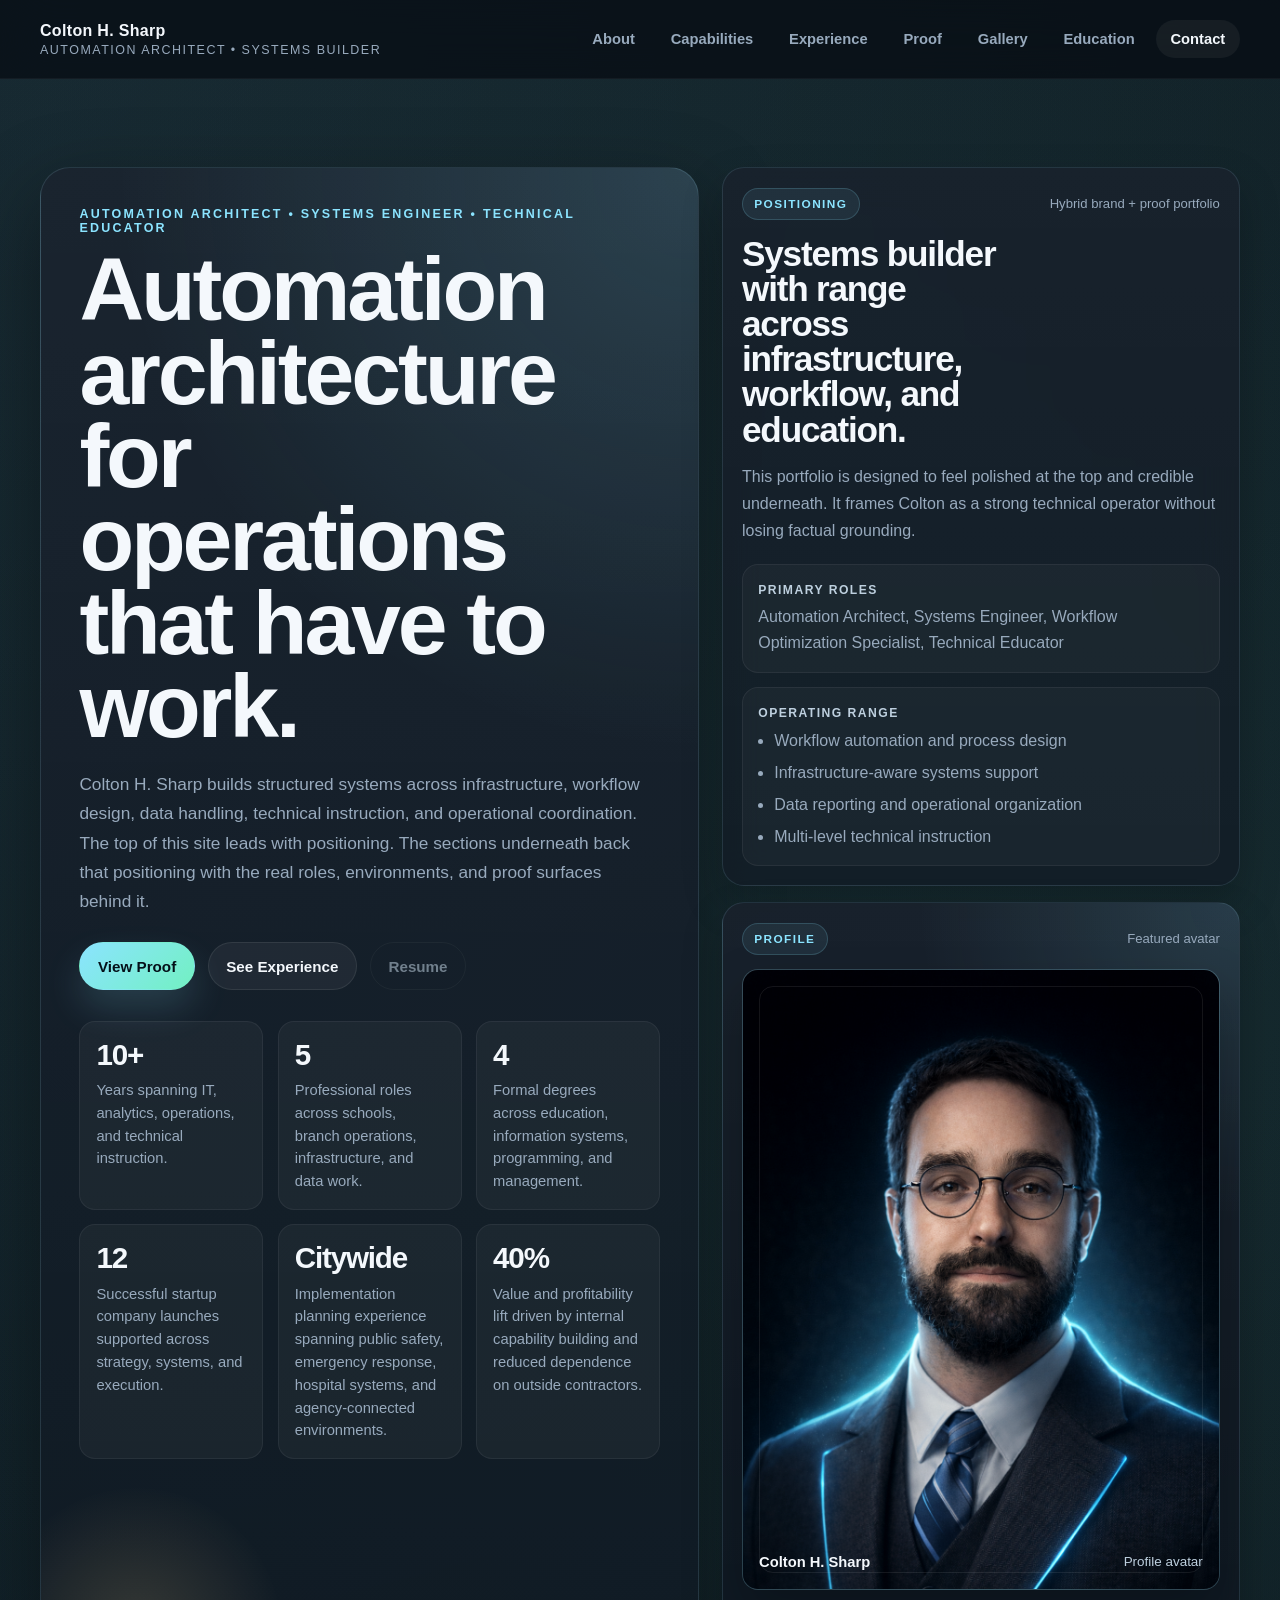
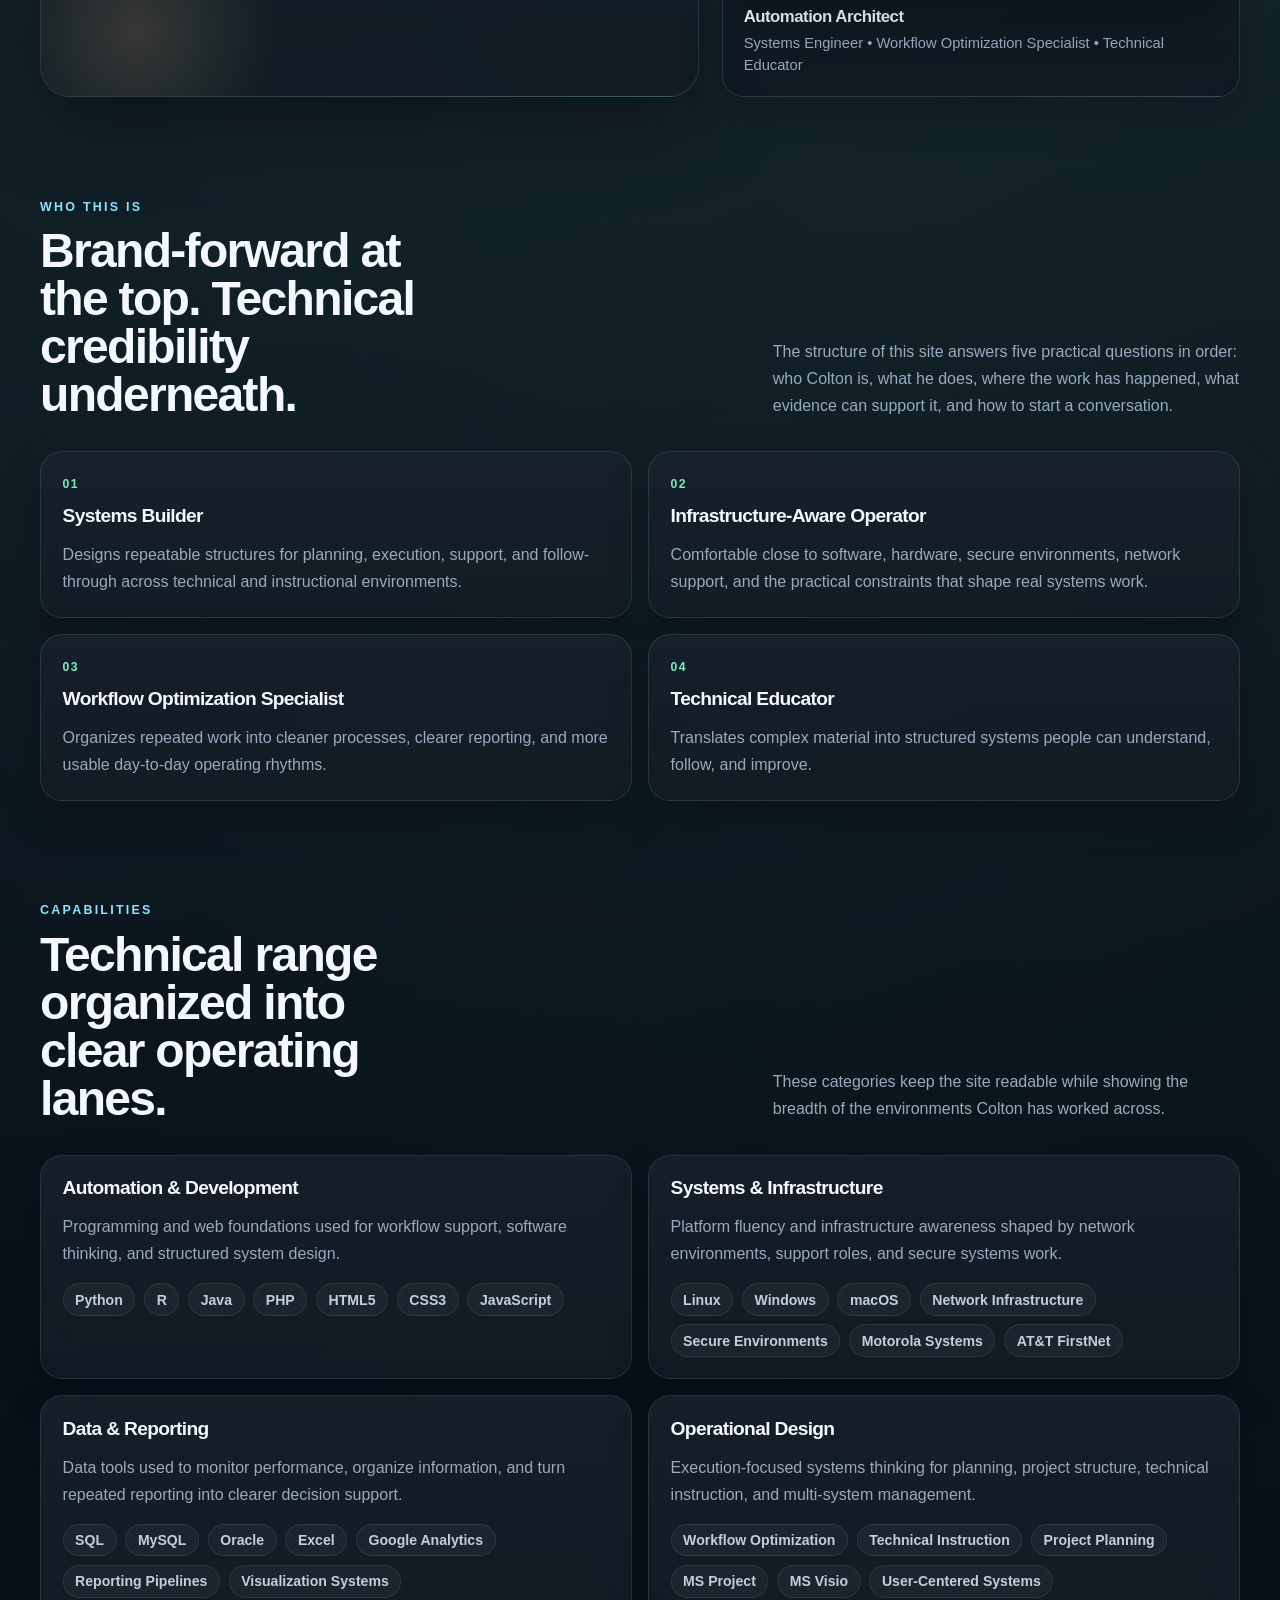
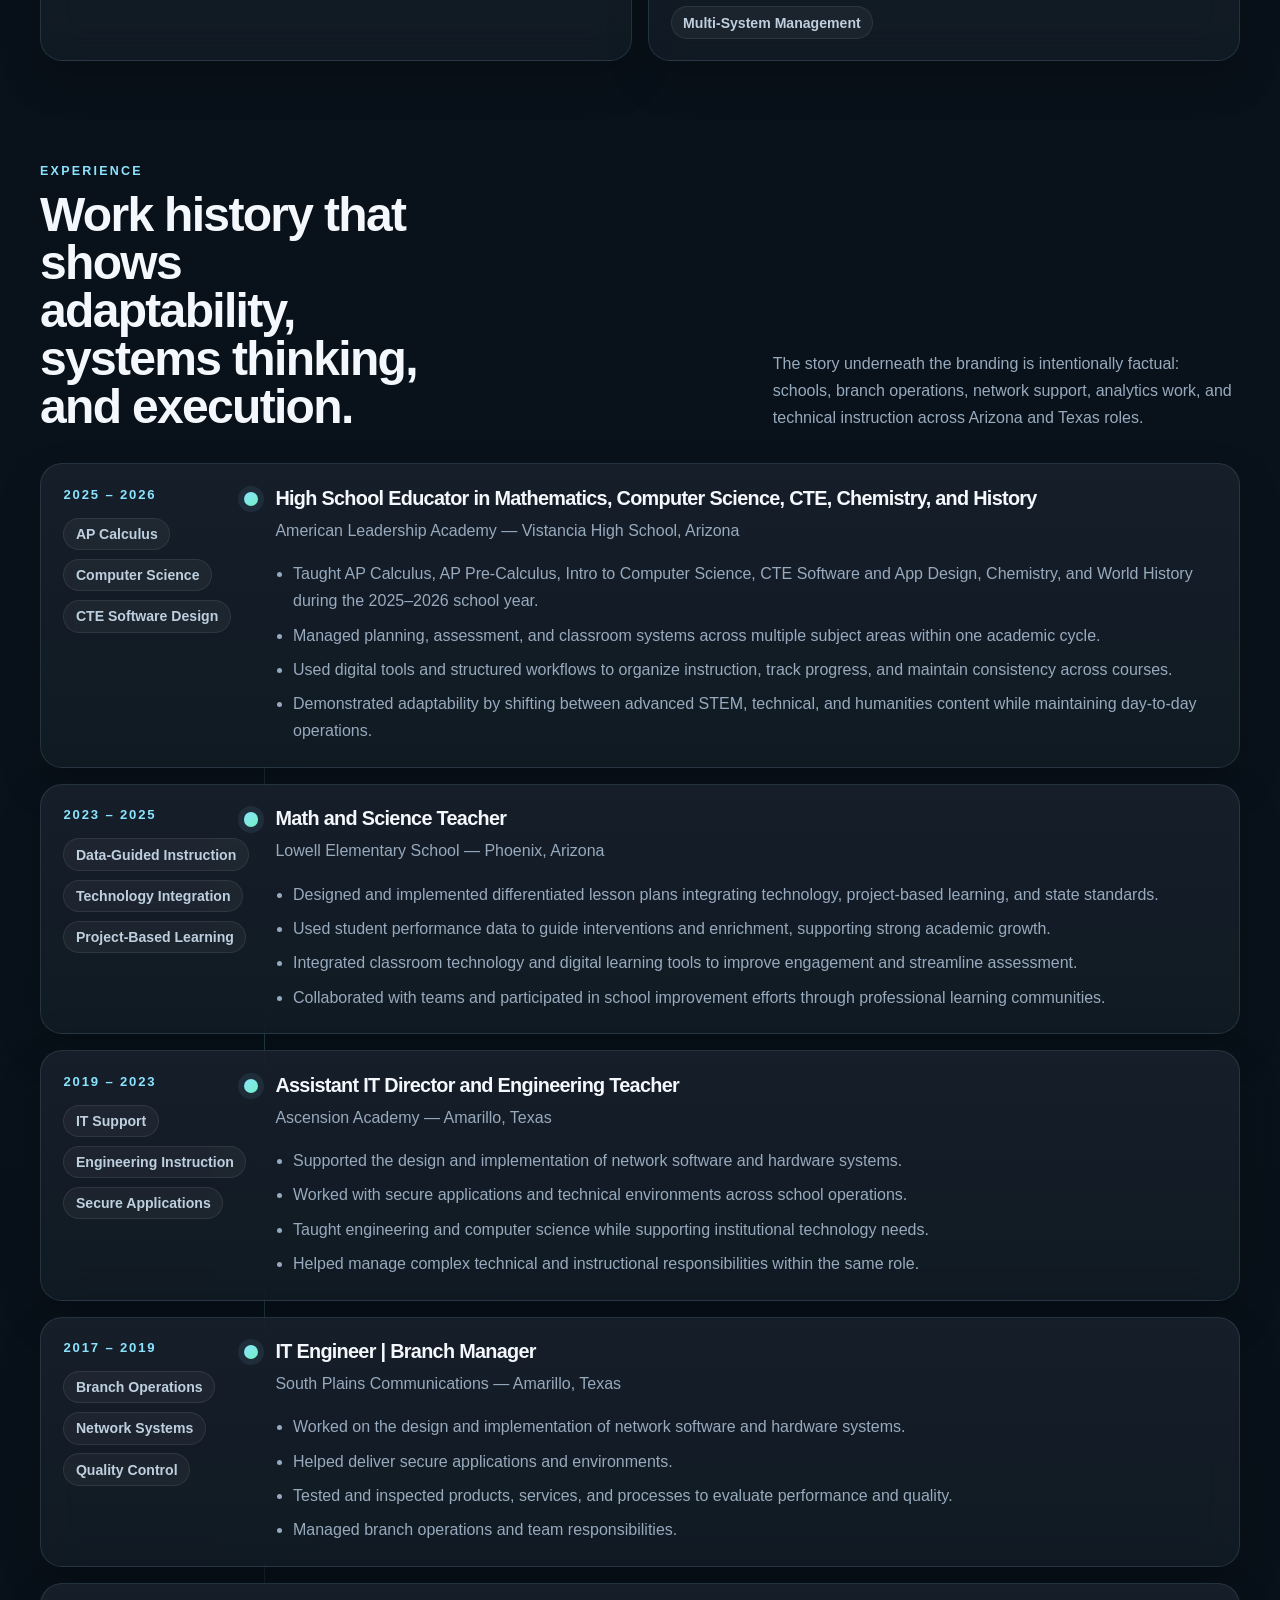
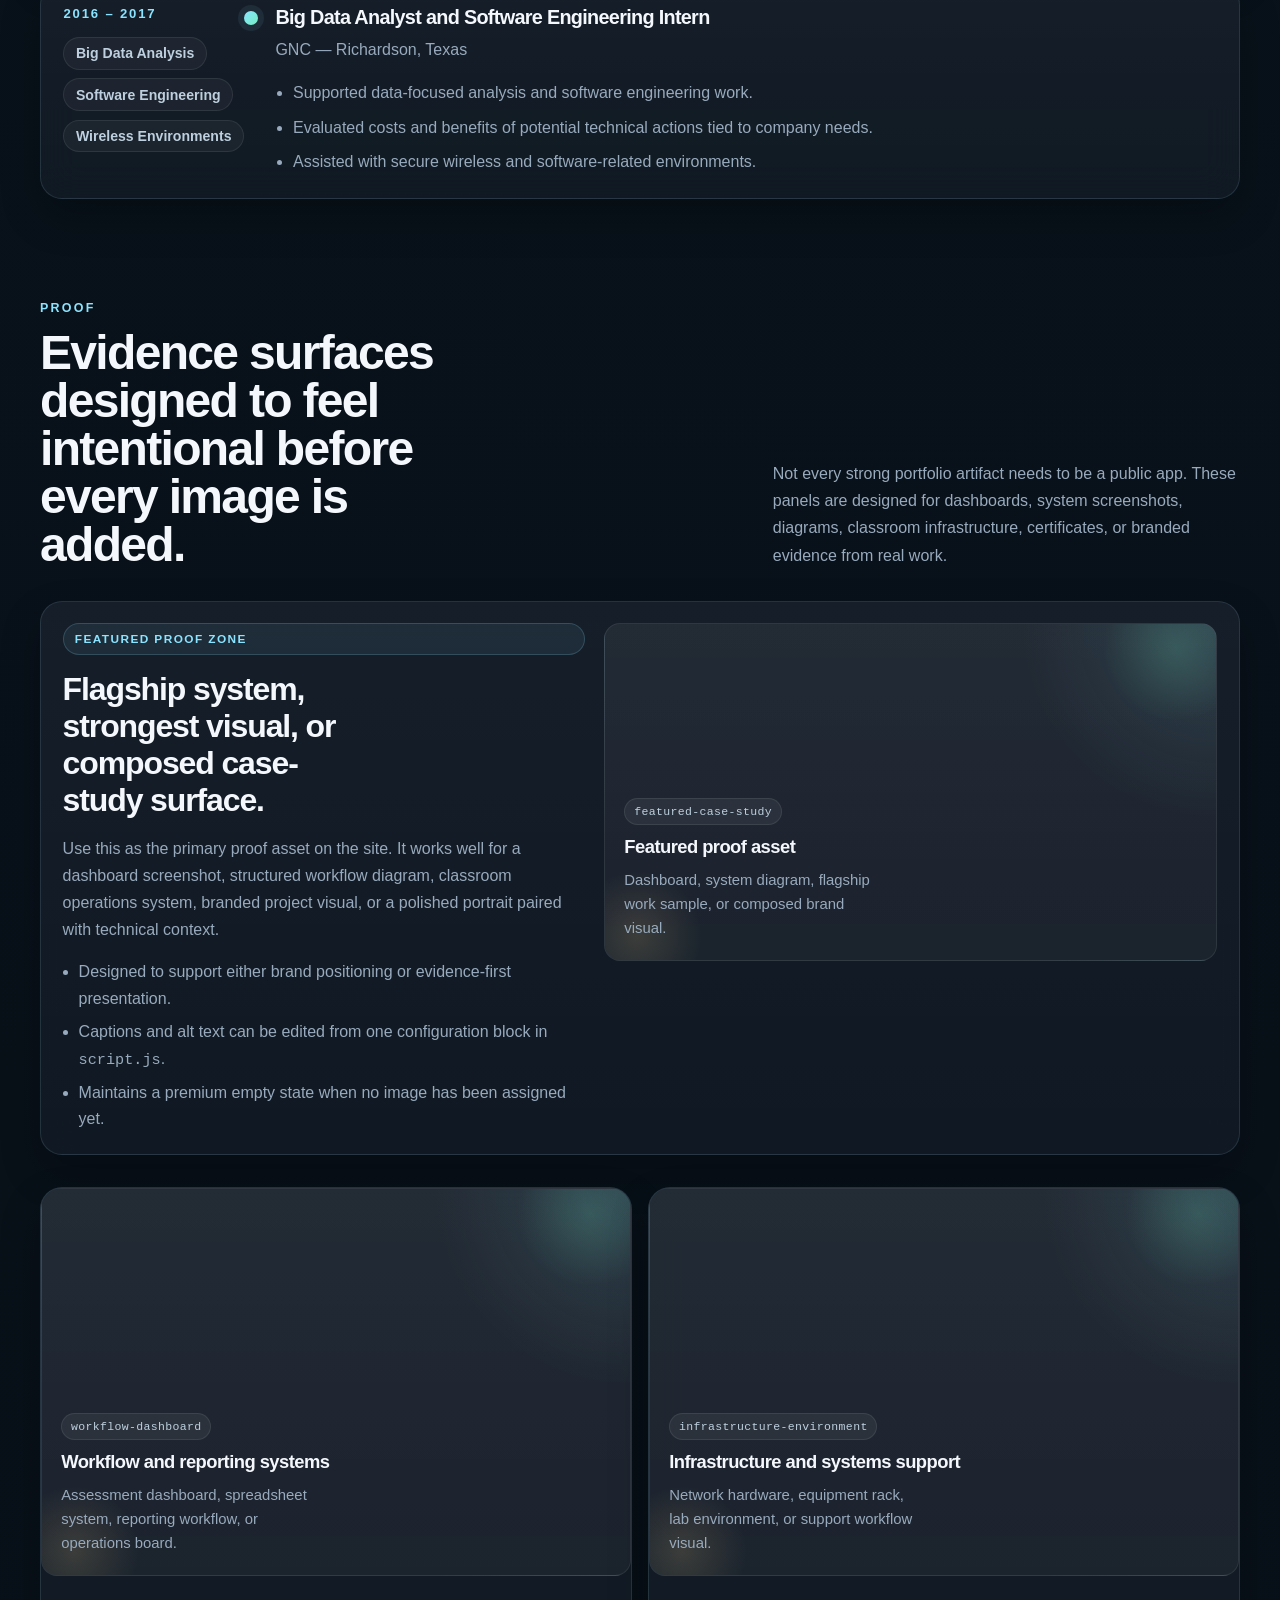
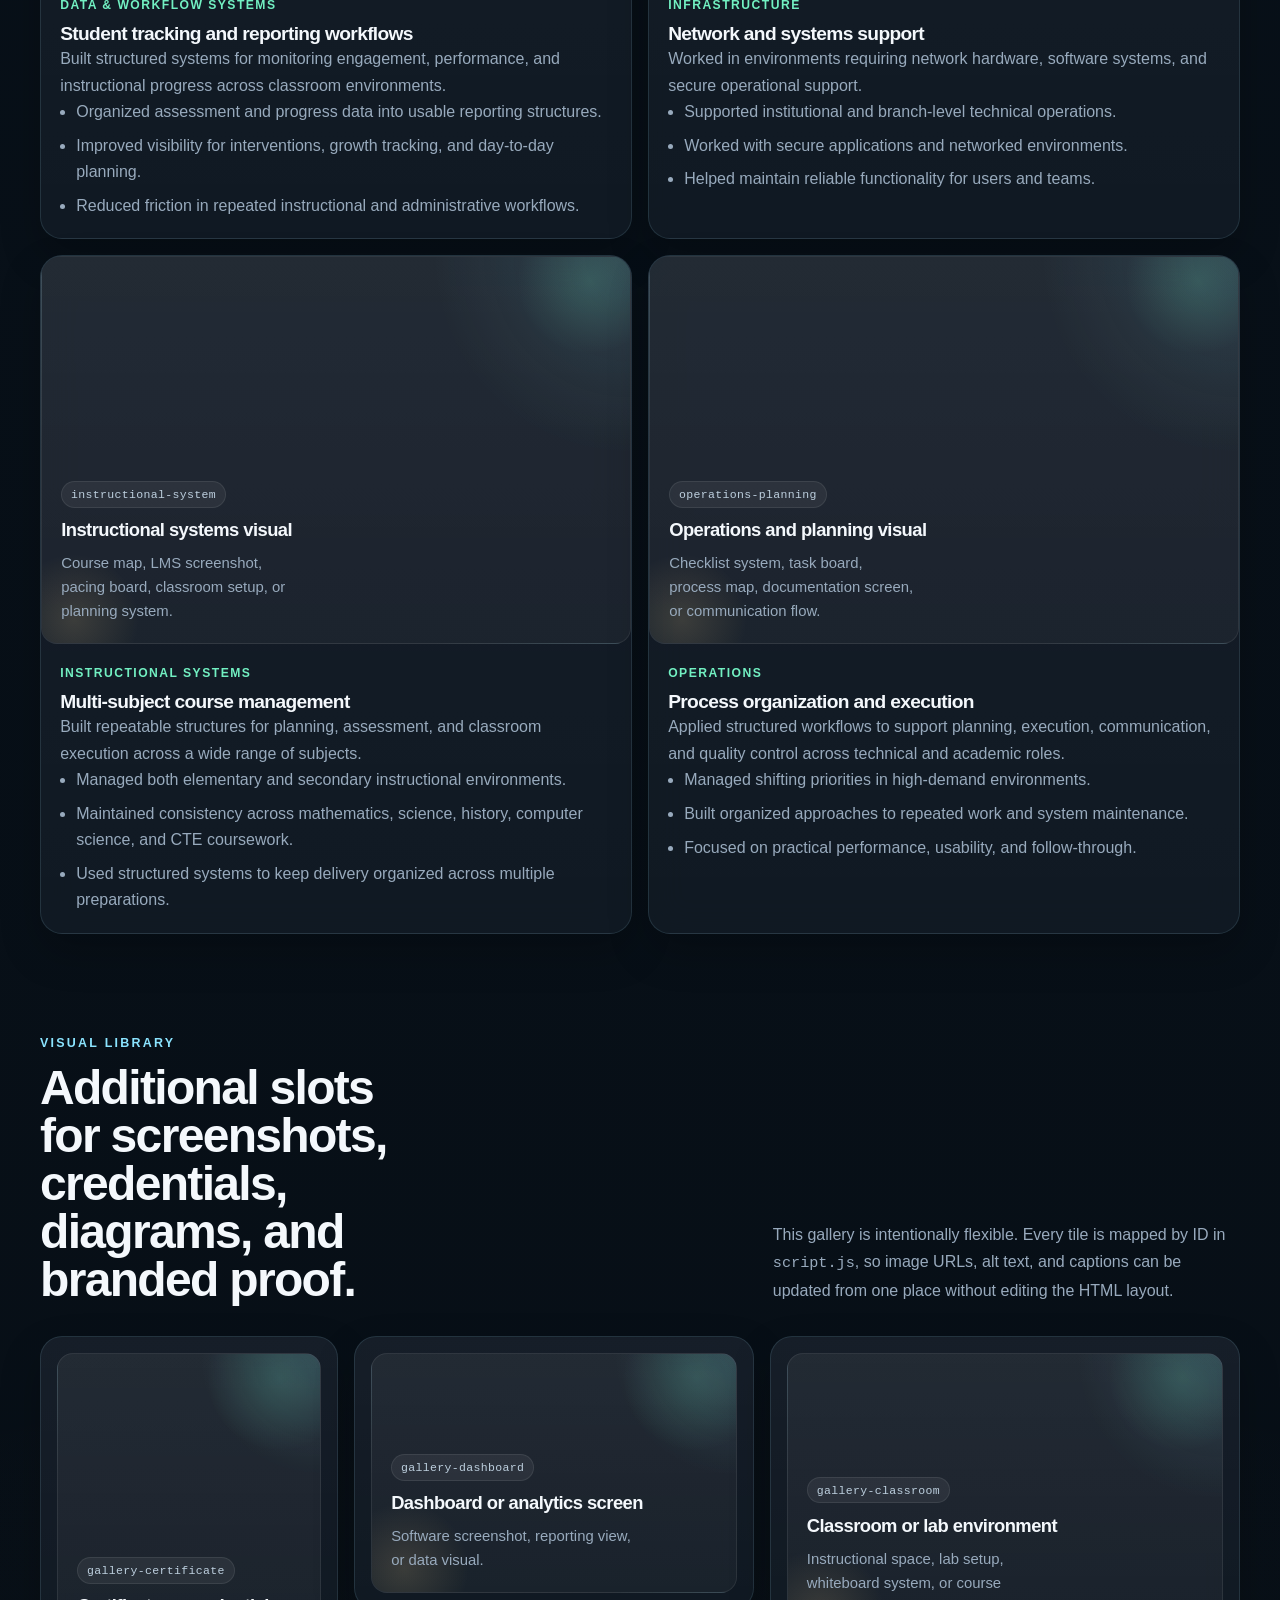
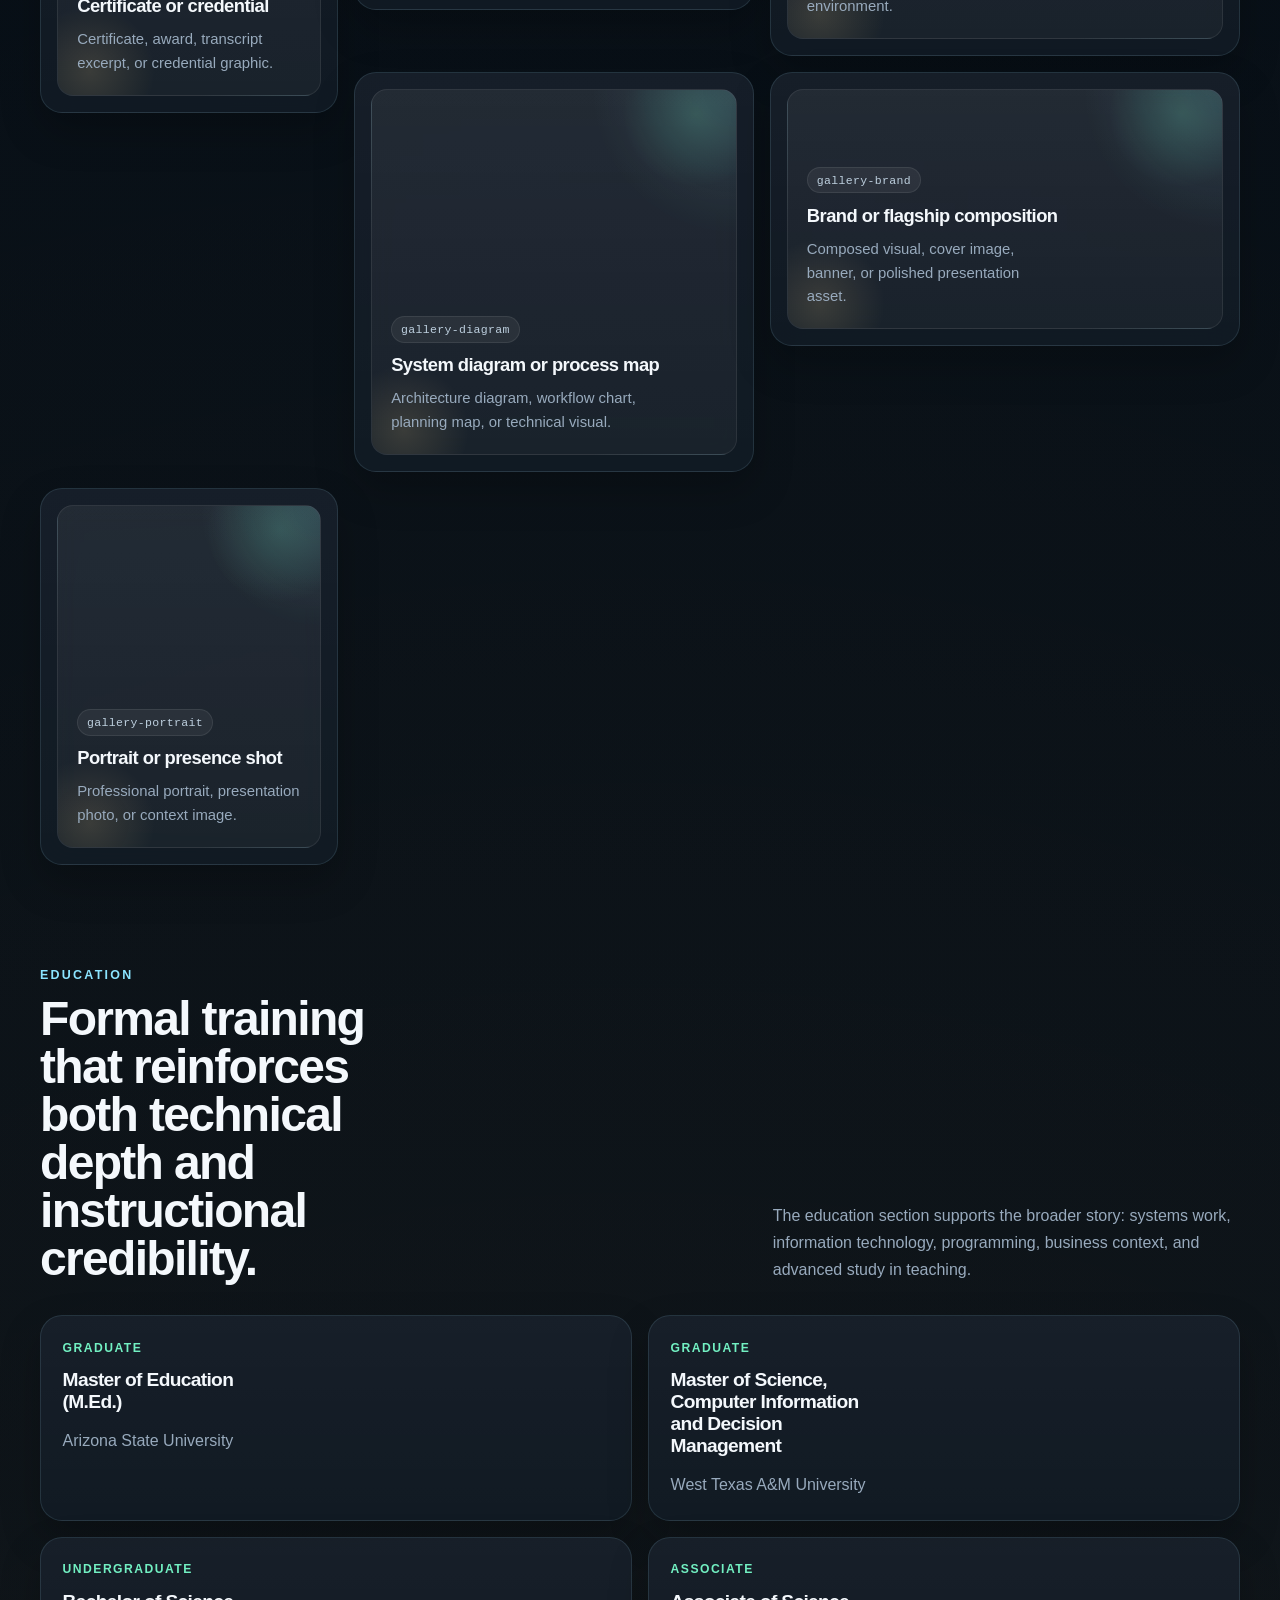
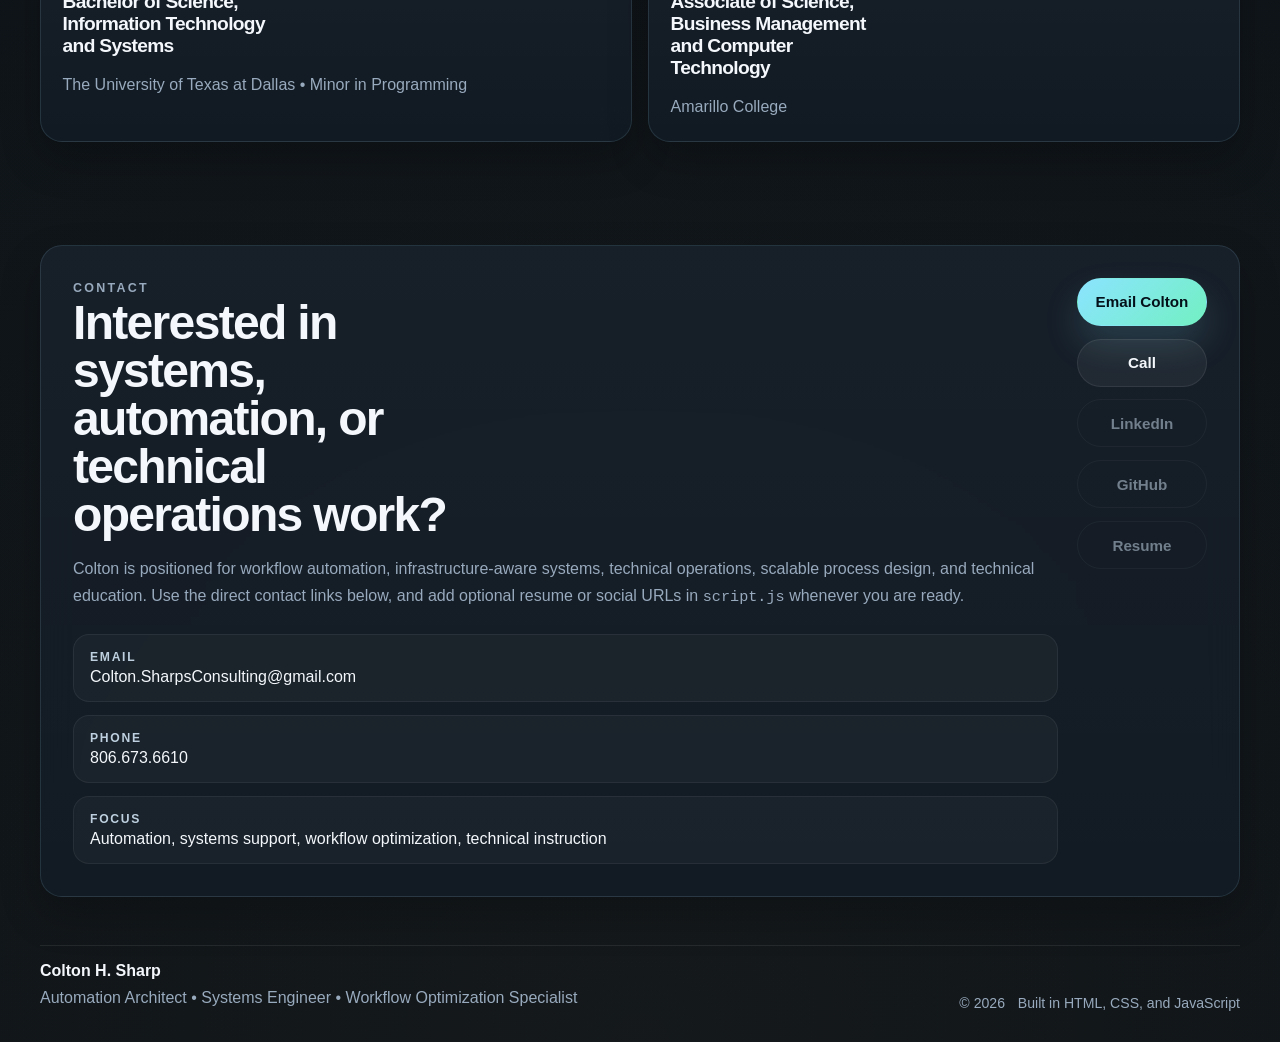
<file: ColtonHSharp/index.html>
<!DOCTYPE html>
<html lang="en">
<head>
  <meta charset="UTF-8" />
  <meta name="viewport" content="width=device-width, initial-scale=1.0" />
  <title>Colton H. Sharp | Automation Architect</title>
  <meta
    name="description"
    content="Portfolio site for Colton H. Sharp — Automation Architect, Systems Engineer, Workflow Optimization Specialist, and Technical Educator."
  />
  <meta name="theme-color" content="#071019" />
  <link rel="stylesheet" href="styles.css" />
</head>
<body>
  <div class="page-noise" aria-hidden="true"></div>

  <header class="topbar">
    <div class="container topbar-inner">
      <a class="brand" href="#top" aria-label="Colton H. Sharp home">
        <span class="brand-name">Colton H. Sharp</span>
        <span class="brand-role">Automation Architect • Systems Builder</span>
      </a>

      <button
        class="nav-toggle"
        type="button"
        aria-expanded="false"
        aria-controls="mainNav"
        aria-label="Toggle navigation"
      >
        <span></span>
        <span></span>
      </button>

      <nav class="nav" id="mainNav">
        <a href="#about">About</a>
        <a href="#skills">Capabilities</a>
        <a href="#experience">Experience</a>
        <a href="#projects">Proof</a>
        <a href="#gallery">Gallery</a>
        <a href="#education">Education</a>
        <a href="#contact">Contact</a>
      </nav>
    </div>
  </header>

  <main id="top">
    <section class="hero">
      <div class="container hero-shell">
        <div class="hero-copy reveal">
          <p class="section-kicker">Automation Architect • Systems Engineer • Technical Educator</p>
          <h1>Automation architecture for operations that have to work.</h1>
          <p class="hero-lead">
            Colton H. Sharp builds structured systems across infrastructure, workflow design, data handling,
            technical instruction, and operational coordination. The top of this site leads with positioning.
            The sections underneath back that positioning with the real roles, environments, and proof
            surfaces behind it.
          </p>

          <div class="hero-actions">
            <a class="btn btn-primary" href="#projects">View Proof</a>
            <a class="btn btn-secondary" href="#experience">See Experience</a>
            <a class="btn btn-ghost" data-link="resume" href="#">Resume</a>
          </div>

          <div class="hero-metrics">
            <article class="metric-card">
              <span class="metric-value">10+</span>
              <p class="metric-copy">Years spanning IT, analytics, operations, and technical instruction.</p>
            </article>
            <article class="metric-card">
              <span class="metric-value">5</span>
              <p class="metric-copy">Professional roles across schools, branch operations, infrastructure, and data work.</p>
            </article>
            <article class="metric-card">
              <span class="metric-value">4</span>
              <p class="metric-copy">Formal degrees across education, information systems, programming, and management.</p>
            </article>
            <article class="metric-card">
              <span class="metric-value">12</span>
              <p class="metric-copy">Successful startup company launches supported across strategy, systems, and execution.</p>
            </article>
            <article class="metric-card">
              <span class="metric-value">Citywide</span>
              <p class="metric-copy">Implementation planning experience spanning public safety, emergency response, hospital systems, and agency-connected environments.</p>
            </article>
            <article class="metric-card">
              <span class="metric-value">40%</span>
              <p class="metric-copy">Value and profitability lift driven by internal capability building and reduced dependence on outside contractors.</p>
            </article>
          </div>
        </div>

        <aside class="hero-side reveal">
          <article class="panel signal-card">
            <div class="signal-head">
              <span class="eyebrow-chip">Positioning</span>
              <span class="signal-status">Hybrid brand + proof portfolio</span>
            </div>
            <h2 class="signal-title">Systems builder with range across infrastructure, workflow, and education.</h2>
            <p class="signal-text">
              This portfolio is designed to feel polished at the top and credible underneath. It frames
              Colton as a strong technical operator without losing factual grounding.
            </p>

            <div class="signal-grid">
              <div class="signal-block">
                <span class="signal-label">Primary roles</span>
                <p>Automation Architect, Systems Engineer, Workflow Optimization Specialist, Technical Educator</p>
              </div>
              <div class="signal-block">
                <span class="signal-label">Operating range</span>
                <ul class="signal-list">
                  <li>Workflow automation and process design</li>
                  <li>Infrastructure-aware systems support</li>
                  <li>Data reporting and operational organization</li>
                  <li>Multi-level technical instruction</li>
                </ul>
              </div>
            </div>
          </article>

          <article class="panel hero-visual-card">
            <div class="hero-visual-head">
              <span class="eyebrow-chip">Profile</span>
              <span class="hero-visual-note">Featured avatar</span>
            </div>
            <div
              class="media-slot media-slot-hero"
              data-slot="hero-signal"
              data-title="Colton H. Sharp"
              data-hint="Primary portrait, profile image, or polished hero avatar."
              data-ratio="portrait"
            ></div>
            <div class="hero-portrait-meta">
              <strong>Automation Architect</strong>
              <span>Systems Engineer • Workflow Optimization Specialist • Technical Educator</span>
            </div>
          </article>
        </aside>
      </div>
    </section>

    <section id="about" class="section reveal">
      <div class="container">
        <div class="section-head">
          <div>
            <p class="section-kicker">Who This Is</p>
            <h2>Brand-forward at the top. Technical credibility underneath.</h2>
          </div>
          <p class="section-intro">
            The structure of this site answers five practical questions in order: who Colton is, what he does,
            where the work has happened, what evidence can support it, and how to start a conversation.
          </p>
        </div>

        <div class="positioning-grid">
          <article class="panel positioning-card">
            <span class="card-index">01</span>
            <h3>Systems Builder</h3>
            <p>
              Designs repeatable structures for planning, execution, support, and follow-through across technical
              and instructional environments.
            </p>
          </article>
          <article class="panel positioning-card">
            <span class="card-index">02</span>
            <h3>Infrastructure-Aware Operator</h3>
            <p>
              Comfortable close to software, hardware, secure environments, network support, and the practical
              constraints that shape real systems work.
            </p>
          </article>
          <article class="panel positioning-card">
            <span class="card-index">03</span>
            <h3>Workflow Optimization Specialist</h3>
            <p>
              Organizes repeated work into cleaner processes, clearer reporting, and more usable day-to-day
              operating rhythms.
            </p>
          </article>
          <article class="panel positioning-card">
            <span class="card-index">04</span>
            <h3>Technical Educator</h3>
            <p>
              Translates complex material into structured systems people can understand, follow, and improve.
            </p>
          </article>
        </div>
      </div>
    </section>

    <section id="skills" class="section reveal">
      <div class="container">
        <div class="section-head">
          <div>
            <p class="section-kicker">Capabilities</p>
            <h2>Technical range organized into clear operating lanes.</h2>
          </div>
          <p class="section-intro">
            These categories keep the site readable while showing the breadth of the environments Colton has
            worked across.
          </p>
        </div>

        <div class="capability-grid">
          <article class="panel capability-card">
            <div class="capability-top">
              <h3>Automation & Development</h3>
              <p>Programming and web foundations used for workflow support, software thinking, and structured system design.</p>
            </div>
            <div class="chip-row">
              <span class="chip">Python</span>
              <span class="chip">R</span>
              <span class="chip">Java</span>
              <span class="chip">PHP</span>
              <span class="chip">HTML5</span>
              <span class="chip">CSS3</span>
              <span class="chip">JavaScript</span>
            </div>
          </article>

          <article class="panel capability-card">
            <div class="capability-top">
              <h3>Systems & Infrastructure</h3>
              <p>Platform fluency and infrastructure awareness shaped by network environments, support roles, and secure systems work.</p>
            </div>
            <div class="chip-row">
              <span class="chip">Linux</span>
              <span class="chip">Windows</span>
              <span class="chip">macOS</span>
              <span class="chip">Network Infrastructure</span>
              <span class="chip">Secure Environments</span>
              <span class="chip">Motorola Systems</span>
              <span class="chip">AT&amp;T FirstNet</span>
            </div>
          </article>

          <article class="panel capability-card">
            <div class="capability-top">
              <h3>Data & Reporting</h3>
              <p>Data tools used to monitor performance, organize information, and turn repeated reporting into clearer decision support.</p>
            </div>
            <div class="chip-row">
              <span class="chip">SQL</span>
              <span class="chip">MySQL</span>
              <span class="chip">Oracle</span>
              <span class="chip">Excel</span>
              <span class="chip">Google Analytics</span>
              <span class="chip">Reporting Pipelines</span>
              <span class="chip">Visualization Systems</span>
            </div>
          </article>

          <article class="panel capability-card">
            <div class="capability-top">
              <h3>Operational Design</h3>
              <p>Execution-focused systems thinking for planning, project structure, technical instruction, and multi-system management.</p>
            </div>
            <div class="chip-row">
              <span class="chip">Workflow Optimization</span>
              <span class="chip">Technical Instruction</span>
              <span class="chip">Project Planning</span>
              <span class="chip">MS Project</span>
              <span class="chip">MS Visio</span>
              <span class="chip">User-Centered Systems</span>
              <span class="chip">Multi-System Management</span>
            </div>
          </article>
        </div>
      </div>
    </section>

    <section id="experience" class="section reveal">
      <div class="container">
        <div class="section-head">
          <div>
            <p class="section-kicker">Experience</p>
            <h2>Work history that shows adaptability, systems thinking, and execution.</h2>
          </div>
          <p class="section-intro">
            The story underneath the branding is intentionally factual: schools, branch operations, network support,
            analytics work, and technical instruction across Arizona and Texas roles.
          </p>
        </div>

        <div class="timeline">
          <article class="panel timeline-item">
            <div class="timeline-meta">
              <p class="timeline-date">2025 – 2026</p>
              <div class="timeline-tags">
                <span>AP Calculus</span>
                <span>Computer Science</span>
                <span>CTE Software Design</span>
              </div>
            </div>
            <div class="timeline-content">
              <h3>High School Educator in Mathematics, Computer Science, CTE, Chemistry, and History</h3>
              <p class="timeline-org">American Leadership Academy — Vistancia High School, Arizona</p>
              <ul class="timeline-list">
                <li>Taught AP Calculus, AP Pre-Calculus, Intro to Computer Science, CTE Software and App Design, Chemistry, and World History during the 2025–2026 school year.</li>
                <li>Managed planning, assessment, and classroom systems across multiple subject areas within one academic cycle.</li>
                <li>Used digital tools and structured workflows to organize instruction, track progress, and maintain consistency across courses.</li>
                <li>Demonstrated adaptability by shifting between advanced STEM, technical, and humanities content while maintaining day-to-day operations.</li>
              </ul>
            </div>
          </article>

          <article class="panel timeline-item">
            <div class="timeline-meta">
              <p class="timeline-date">2023 – 2025</p>
              <div class="timeline-tags">
                <span>Data-Guided Instruction</span>
                <span>Technology Integration</span>
                <span>Project-Based Learning</span>
              </div>
            </div>
            <div class="timeline-content">
              <h3>Math and Science Teacher</h3>
              <p class="timeline-org">Lowell Elementary School — Phoenix, Arizona</p>
              <ul class="timeline-list">
                <li>Designed and implemented differentiated lesson plans integrating technology, project-based learning, and state standards.</li>
                <li>Used student performance data to guide interventions and enrichment, supporting strong academic growth.</li>
                <li>Integrated classroom technology and digital learning tools to improve engagement and streamline assessment.</li>
                <li>Collaborated with teams and participated in school improvement efforts through professional learning communities.</li>
              </ul>
            </div>
          </article>

          <article class="panel timeline-item">
            <div class="timeline-meta">
              <p class="timeline-date">2019 – 2023</p>
              <div class="timeline-tags">
                <span>IT Support</span>
                <span>Engineering Instruction</span>
                <span>Secure Applications</span>
              </div>
            </div>
            <div class="timeline-content">
              <h3>Assistant IT Director and Engineering Teacher</h3>
              <p class="timeline-org">Ascension Academy — Amarillo, Texas</p>
              <ul class="timeline-list">
                <li>Supported the design and implementation of network software and hardware systems.</li>
                <li>Worked with secure applications and technical environments across school operations.</li>
                <li>Taught engineering and computer science while supporting institutional technology needs.</li>
                <li>Helped manage complex technical and instructional responsibilities within the same role.</li>
              </ul>
            </div>
          </article>

          <article class="panel timeline-item">
            <div class="timeline-meta">
              <p class="timeline-date">2017 – 2019</p>
              <div class="timeline-tags">
                <span>Branch Operations</span>
                <span>Network Systems</span>
                <span>Quality Control</span>
              </div>
            </div>
            <div class="timeline-content">
              <h3>IT Engineer | Branch Manager</h3>
              <p class="timeline-org">South Plains Communications — Amarillo, Texas</p>
              <ul class="timeline-list">
                <li>Worked on the design and implementation of network software and hardware systems.</li>
                <li>Helped deliver secure applications and environments.</li>
                <li>Tested and inspected products, services, and processes to evaluate performance and quality.</li>
                <li>Managed branch operations and team responsibilities.</li>
              </ul>
            </div>
          </article>

          <article class="panel timeline-item">
            <div class="timeline-meta">
              <p class="timeline-date">2016 – 2017</p>
              <div class="timeline-tags">
                <span>Big Data Analysis</span>
                <span>Software Engineering</span>
                <span>Wireless Environments</span>
              </div>
            </div>
            <div class="timeline-content">
              <h3>Big Data Analyst and Software Engineering Intern</h3>
              <p class="timeline-org">GNC — Richardson, Texas</p>
              <ul class="timeline-list">
                <li>Supported data-focused analysis and software engineering work.</li>
                <li>Evaluated costs and benefits of potential technical actions tied to company needs.</li>
                <li>Assisted with secure wireless and software-related environments.</li>
              </ul>
            </div>
          </article>
        </div>
      </div>
    </section>

    <section id="projects" class="section reveal">
      <div class="container">
        <div class="section-head">
          <div>
            <p class="section-kicker">Proof</p>
            <h2>Evidence surfaces designed to feel intentional before every image is added.</h2>
          </div>
          <p class="section-intro">
            Not every strong portfolio artifact needs to be a public app. These panels are designed for dashboards,
            system screenshots, diagrams, classroom infrastructure, certificates, or branded evidence from real work.
          </p>
        </div>

        <div class="proof-layout">
          <article class="panel feature-proof">
            <div class="feature-proof-copy">
              <span class="eyebrow-chip">Featured proof zone</span>
              <h3>Flagship system, strongest visual, or composed case-study surface.</h3>
              <p>
                Use this as the primary proof asset on the site. It works well for a dashboard screenshot, structured
                workflow diagram, classroom operations system, branded project visual, or a polished portrait paired
                with technical context.
              </p>
              <ul class="feature-points">
                <li>Designed to support either brand positioning or evidence-first presentation.</li>
                <li>Captions and alt text can be edited from one configuration block in <code>script.js</code>.</li>
                <li>Maintains a premium empty state when no image has been assigned yet.</li>
              </ul>
            </div>
            <div
              class="media-slot"
              data-slot="featured-case-study"
              data-title="Featured proof asset"
              data-hint="Dashboard, system diagram, flagship work sample, or composed brand visual."
              data-ratio="wide"
            ></div>
          </article>

          <div class="support-proof-grid">
            <article class="panel proof-card">
              <div
                class="media-slot"
                data-slot="workflow-dashboard"
                data-title="Workflow and reporting systems"
                data-hint="Assessment dashboard, spreadsheet system, reporting workflow, or operations board."
                data-ratio="landscape"
              ></div>
              <div class="proof-copy">
                <span class="proof-label">Data & workflow systems</span>
                <h3>Student tracking and reporting workflows</h3>
                <p>Built structured systems for monitoring engagement, performance, and instructional progress across classroom environments.</p>
                <ul class="proof-list">
                  <li>Organized assessment and progress data into usable reporting structures.</li>
                  <li>Improved visibility for interventions, growth tracking, and day-to-day planning.</li>
                  <li>Reduced friction in repeated instructional and administrative workflows.</li>
                </ul>
              </div>
            </article>

            <article class="panel proof-card">
              <div
                class="media-slot"
                data-slot="infrastructure-environment"
                data-title="Infrastructure and systems support"
                data-hint="Network hardware, equipment rack, lab environment, or support workflow visual."
                data-ratio="landscape"
              ></div>
              <div class="proof-copy">
                <span class="proof-label">Infrastructure</span>
                <h3>Network and systems support</h3>
                <p>Worked in environments requiring network hardware, software systems, and secure operational support.</p>
                <ul class="proof-list">
                  <li>Supported institutional and branch-level technical operations.</li>
                  <li>Worked with secure applications and networked environments.</li>
                  <li>Helped maintain reliable functionality for users and teams.</li>
                </ul>
              </div>
            </article>

            <article class="panel proof-card">
              <div
                class="media-slot"
                data-slot="instructional-system"
                data-title="Instructional systems visual"
                data-hint="Course map, LMS screenshot, pacing board, classroom setup, or planning system."
                data-ratio="landscape"
              ></div>
              <div class="proof-copy">
                <span class="proof-label">Instructional systems</span>
                <h3>Multi-subject course management</h3>
                <p>Built repeatable structures for planning, assessment, and classroom execution across a wide range of subjects.</p>
                <ul class="proof-list">
                  <li>Managed both elementary and secondary instructional environments.</li>
                  <li>Maintained consistency across mathematics, science, history, computer science, and CTE coursework.</li>
                  <li>Used structured systems to keep delivery organized across multiple preparations.</li>
                </ul>
              </div>
            </article>

            <article class="panel proof-card">
              <div
                class="media-slot"
                data-slot="operations-planning"
                data-title="Operations and planning visual"
                data-hint="Checklist system, task board, process map, documentation screen, or communication flow."
                data-ratio="landscape"
              ></div>
              <div class="proof-copy">
                <span class="proof-label">Operations</span>
                <h3>Process organization and execution</h3>
                <p>Applied structured workflows to support planning, execution, communication, and quality control across technical and academic roles.</p>
                <ul class="proof-list">
                  <li>Managed shifting priorities in high-demand environments.</li>
                  <li>Built organized approaches to repeated work and system maintenance.</li>
                  <li>Focused on practical performance, usability, and follow-through.</li>
                </ul>
              </div>
            </article>
          </div>
        </div>
      </div>
    </section>

    <section id="gallery" class="section reveal">
      <div class="container">
        <div class="section-head">
          <div>
            <p class="section-kicker">Visual Library</p>
            <h2>Additional slots for screenshots, credentials, diagrams, and branded proof.</h2>
          </div>
          <p class="section-intro">
            This gallery is intentionally flexible. Every tile is mapped by ID in <code>script.js</code>, so image
            URLs, alt text, and captions can be updated from one place without editing the HTML layout.
          </p>
        </div>

        <div class="gallery-grid">
          <article class="panel gallery-card gallery-card-tall">
            <div
              class="media-slot"
              data-slot="gallery-certificate"
              data-title="Certificate or credential"
              data-hint="Certificate, award, transcript excerpt, or credential graphic."
              data-ratio="portrait"
            ></div>
          </article>

          <article class="panel gallery-card">
            <div
              class="media-slot"
              data-slot="gallery-dashboard"
              data-title="Dashboard or analytics screen"
              data-hint="Software screenshot, reporting view, or data visual."
              data-ratio="landscape"
            ></div>
          </article>

          <article class="panel gallery-card">
            <div
              class="media-slot"
              data-slot="gallery-classroom"
              data-title="Classroom or lab environment"
              data-hint="Instructional space, lab setup, whiteboard system, or course environment."
              data-ratio="landscape"
            ></div>
          </article>

          <article class="panel gallery-card">
            <div
              class="media-slot"
              data-slot="gallery-diagram"
              data-title="System diagram or process map"
              data-hint="Architecture diagram, workflow chart, planning map, or technical visual."
              data-ratio="square"
            ></div>
          </article>

          <article class="panel gallery-card">
            <div
              class="media-slot"
              data-slot="gallery-brand"
              data-title="Brand or flagship composition"
              data-hint="Composed visual, cover image, banner, or polished presentation asset."
              data-ratio="wide"
            ></div>
          </article>

          <article class="panel gallery-card">
            <div
              class="media-slot"
              data-slot="gallery-portrait"
              data-title="Portrait or presence shot"
              data-hint="Professional portrait, presentation photo, or context image."
              data-ratio="portrait"
            ></div>
          </article>
        </div>
      </div>
    </section>

    <section id="education" class="section reveal">
      <div class="container">
        <div class="section-head">
          <div>
            <p class="section-kicker">Education</p>
            <h2>Formal training that reinforces both technical depth and instructional credibility.</h2>
          </div>
          <p class="section-intro">
            The education section supports the broader story: systems work, information technology, programming,
            business context, and advanced study in teaching.
          </p>
        </div>

        <div class="education-grid">
          <article class="panel education-card">
            <span class="education-type">Graduate</span>
            <h3>Master of Education (M.Ed.)</h3>
            <p>Arizona State University</p>
          </article>
          <article class="panel education-card">
            <span class="education-type">Graduate</span>
            <h3>Master of Science, Computer Information and Decision Management</h3>
            <p>West Texas A&amp;M University</p>
          </article>
          <article class="panel education-card">
            <span class="education-type">Undergraduate</span>
            <h3>Bachelor of Science, Information Technology and Systems</h3>
            <p>The University of Texas at Dallas • Minor in Programming</p>
          </article>
          <article class="panel education-card">
            <span class="education-type">Associate</span>
            <h3>Associate of Science, Business Management and Computer Technology</h3>
            <p>Amarillo College</p>
          </article>
        </div>
      </div>
    </section>

    <section id="contact" class="section reveal">
      <div class="container">
        <article class="panel contact-panel">
          <div class="contact-copy">
            <p class="section-kicker">Contact</p>
            <h2>Interested in systems, automation, or technical operations work?</h2>
            <p>
              Colton is positioned for workflow automation, infrastructure-aware systems, technical operations,
              scalable process design, and technical education. Use the direct contact links below, and add
              optional resume or social URLs in <code>script.js</code> whenever you are ready.
            </p>

            <div class="contact-details">
              <a class="contact-line" data-link="email" href="#">
                <span class="contact-label">Email</span>
                <span class="contact-value" data-field="email"></span>
              </a>
              <a class="contact-line" data-link="phone" href="#">
                <span class="contact-label">Phone</span>
                <span class="contact-value" data-field="phoneDisplay"></span>
              </a>
              <div class="contact-line">
                <span class="contact-label">Focus</span>
                <span class="contact-value">Automation, systems support, workflow optimization, technical instruction</span>
              </div>
            </div>
          </div>

          <div class="contact-actions">
            <a class="btn btn-primary" data-link="email" href="#">Email Colton</a>
            <a class="btn btn-secondary" data-link="phone" href="#">Call</a>
            <a class="btn btn-ghost" data-link="linkedin" href="#">LinkedIn</a>
            <a class="btn btn-ghost" data-link="github" href="#">GitHub</a>
            <a class="btn btn-ghost" data-link="resume" href="#">Resume</a>
          </div>
        </article>
      </div>
    </section>
  </main>

  <footer class="footer">
    <div class="container footer-inner">
      <div>
        <p class="footer-name">Colton H. Sharp</p>
        <p class="footer-copy">Automation Architect • Systems Engineer • Workflow Optimization Specialist</p>
      </div>
      <div class="footer-meta">
        <span>© <span id="year"></span></span>
        <span>Built in HTML, CSS, and JavaScript</span>
      </div>
    </div>
  </footer>

  <script src="script.js"></script>
</body>
</html>
</file>
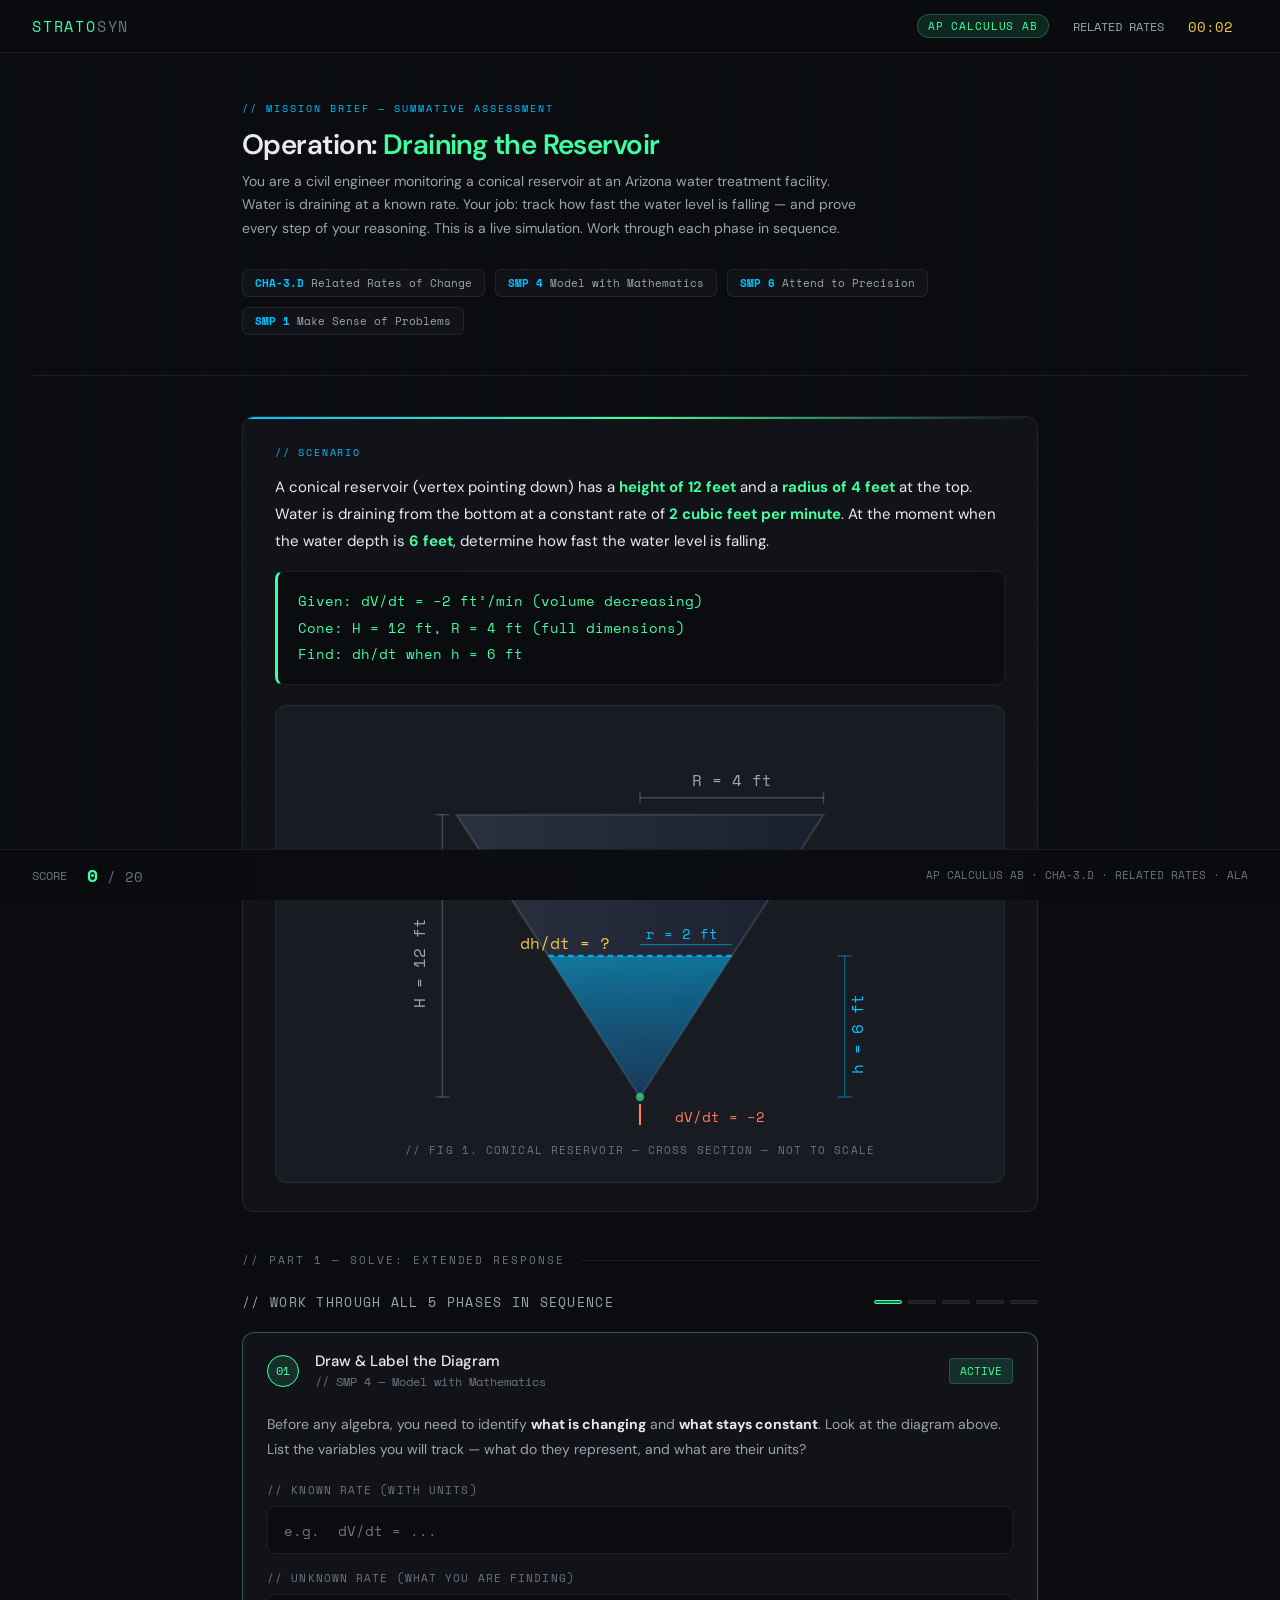
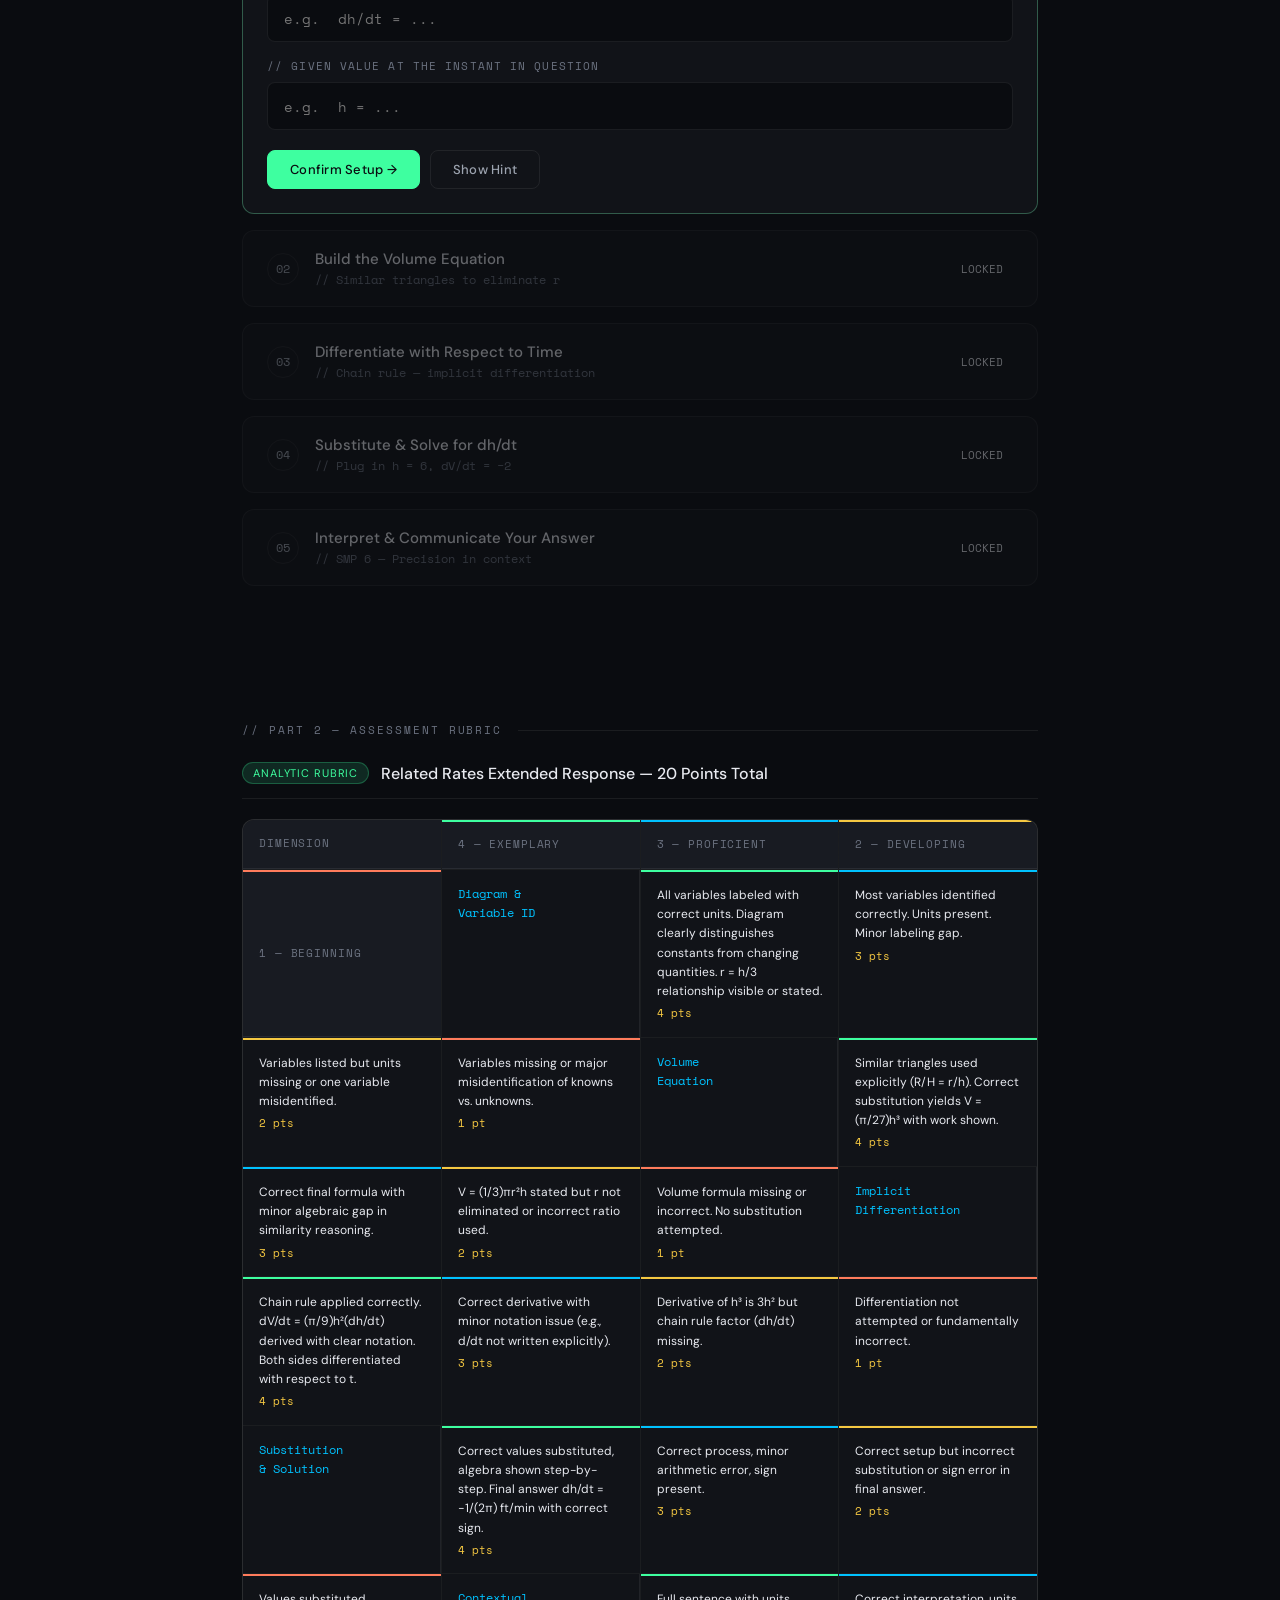
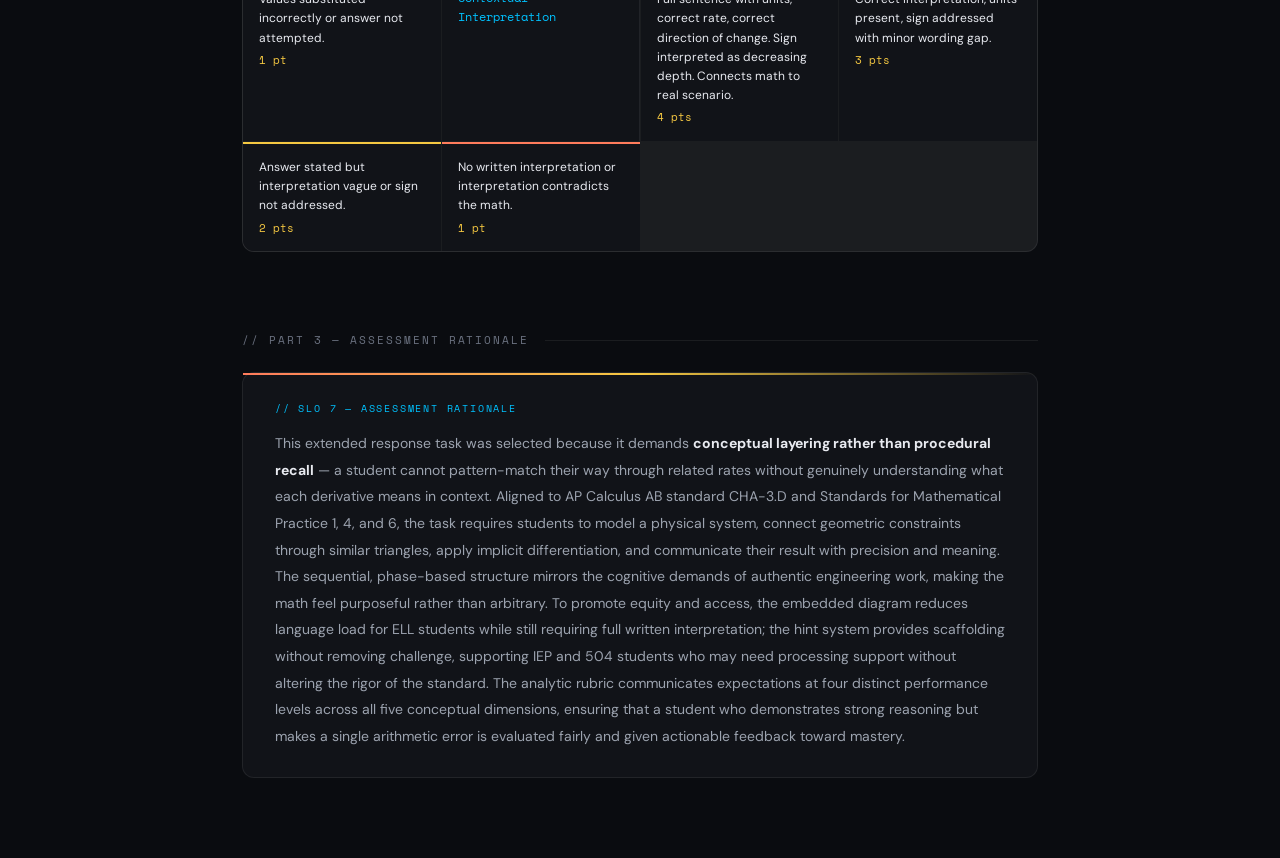
<file: stratosyn_related_rates_assessment.html>
<!DOCTYPE html>
<html lang="en">
<head>
<meta charset="UTF-8">
<meta name="viewport" content="width=device-width, initial-scale=1.0">
<title>Stratosyn | Related Rates Mission</title>
<link href="https://fonts.googleapis.com/css2?family=Space+Mono:ital,wght@0,400;0,700;1,400&family=DM+Sans:wght@300;400;500;600&display=swap" rel="stylesheet">
<style>
  :root {
    --bg: #0a0c10;
    --surface: #111318;
    --surface2: #181b22;
    --border: rgba(255,255,255,0.07);
    --border-active: rgba(99,200,150,0.4);
    --accent: #3effa0;
    --accent2: #00c2ff;
    --accent3: #ff7c5c;
    --accent-dim: rgba(62,255,160,0.12);
    --text: #e8eaf0;
    --muted: #6b7280;
    --muted2: #9ca3af;
    --gold: #f5c842;
    --mono: 'Space Mono', monospace;
    --sans: 'DM Sans', sans-serif;
    --radius: 12px;
    --radius-sm: 8px;
  }

  * { box-sizing: border-box; margin: 0; padding: 0; }

  body {
    background: var(--bg);
    color: var(--text);
    font-family: var(--sans);
    min-height: 100vh;
    overflow-x: hidden;
  }

  /* Grid noise texture */
  body::before {
    content: '';
    position: fixed;
    inset: 0;
    background-image:
      linear-gradient(rgba(62,255,160,0.015) 1px, transparent 1px),
      linear-gradient(90deg, rgba(62,255,160,0.015) 1px, transparent 1px);
    background-size: 40px 40px;
    pointer-events: none;
    z-index: 0;
  }

  /* HEADER */
  .header {
    position: sticky;
    top: 0;
    z-index: 100;
    background: rgba(10,12,16,0.92);
    backdrop-filter: blur(12px);
    border-bottom: 1px solid var(--border);
    padding: 14px 32px;
    display: flex;
    align-items: center;
    justify-content: space-between;
  }

  .logo {
    font-family: var(--mono);
    font-size: 15px;
    letter-spacing: 0.12em;
    color: var(--accent);
    text-transform: uppercase;
  }

  .logo span { color: var(--muted); }

  .header-meta {
    display: flex;
    align-items: center;
    gap: 24px;
    font-size: 12px;
    color: var(--muted2);
    font-family: var(--mono);
  }

  .badge {
    background: var(--accent-dim);
    border: 1px solid rgba(62,255,160,0.25);
    color: var(--accent);
    padding: 3px 10px;
    border-radius: 20px;
    font-size: 11px;
    letter-spacing: 0.08em;
  }

  .timer {
    font-family: var(--mono);
    font-size: 14px;
    color: var(--gold);
    min-width: 60px;
  }

  /* MISSION BRIEF */
  .mission-brief {
    position: relative;
    z-index: 1;
    max-width: 860px;
    margin: 48px auto 0;
    padding: 0 32px;
  }

  .mission-tag {
    font-family: var(--mono);
    font-size: 10px;
    letter-spacing: 0.2em;
    color: var(--accent2);
    text-transform: uppercase;
    margin-bottom: 12px;
  }

  .mission-title {
    font-size: 28px;
    font-weight: 600;
    line-height: 1.2;
    margin-bottom: 8px;
    letter-spacing: -0.02em;
  }

  .mission-title em {
    font-style: normal;
    color: var(--accent);
  }

  .mission-sub {
    font-size: 14px;
    color: var(--muted2);
    line-height: 1.7;
    max-width: 620px;
    margin-bottom: 28px;
  }

  .standards-row {
    display: flex;
    gap: 10px;
    flex-wrap: wrap;
    margin-bottom: 40px;
  }

  .std-chip {
    background: var(--surface);
    border: 1px solid var(--border);
    border-radius: 6px;
    padding: 5px 12px;
    font-size: 11px;
    font-family: var(--mono);
    color: var(--muted2);
  }

  .std-chip strong { color: var(--accent2); }

  /* DIVIDER */
  .divider {
    border: none;
    border-top: 1px solid var(--border);
    margin: 0 32px;
  }

  /* SCENARIO */
  .scenario-block {
    position: relative;
    z-index: 1;
    max-width: 860px;
    margin: 40px auto;
    padding: 0 32px;
  }

  .scenario-card {
    background: var(--surface);
    border: 1px solid var(--border);
    border-radius: var(--radius);
    padding: 28px 32px;
    position: relative;
    overflow: hidden;
  }

  .scenario-card::before {
    content: '';
    position: absolute;
    top: 0; left: 0; right: 0;
    height: 2px;
    background: linear-gradient(90deg, var(--accent2), var(--accent), transparent);
  }

  .scenario-label {
    font-family: var(--mono);
    font-size: 10px;
    letter-spacing: 0.18em;
    color: var(--accent2);
    text-transform: uppercase;
    margin-bottom: 14px;
  }

  .scenario-text {
    font-size: 15px;
    line-height: 1.8;
    color: var(--text);
  }

  .scenario-text strong { color: var(--accent); }

  .math-display {
    background: var(--bg);
    border: 1px solid var(--border);
    border-left: 3px solid var(--accent);
    border-radius: var(--radius-sm);
    padding: 16px 20px;
    margin: 16px 0;
    font-family: var(--mono);
    font-size: 14px;
    color: var(--accent);
    line-height: 1.9;
  }

  /* VISUAL DIAGRAM */
  .diagram-wrap {
    background: var(--surface2);
    border: 1px solid var(--border);
    border-radius: var(--radius);
    padding: 24px;
    margin-top: 20px;
    text-align: center;
  }

  .diagram-label {
    font-size: 11px;
    font-family: var(--mono);
    color: var(--muted);
    margin-top: 12px;
    letter-spacing: 0.1em;
  }

  /* STEPS ENGINE */
  .steps-container {
    position: relative;
    z-index: 1;
    max-width: 860px;
    margin: 0 auto;
    padding: 0 32px 80px;
  }

  .steps-header {
    display: flex;
    align-items: center;
    justify-content: space-between;
    margin-bottom: 20px;
  }

  .steps-title {
    font-size: 13px;
    font-family: var(--mono);
    letter-spacing: 0.1em;
    color: var(--muted2);
    text-transform: uppercase;
  }

  .progress-track {
    display: flex;
    gap: 6px;
    align-items: center;
  }

  .pip {
    width: 28px;
    height: 4px;
    border-radius: 2px;
    background: var(--surface2);
    border: 1px solid var(--border);
    transition: all 0.3s;
  }

  .pip.done { background: var(--accent); border-color: var(--accent); }
  .pip.active { background: rgba(62,255,160,0.4); border-color: var(--accent); }

  /* STEP CARD */
  .step-card {
    background: var(--surface);
    border: 1px solid var(--border);
    border-radius: var(--radius);
    margin-bottom: 16px;
    overflow: hidden;
    transition: border-color 0.3s;
  }

  .step-card.active { border-color: var(--border-active); }
  .step-card.locked { opacity: 0.4; pointer-events: none; }

  .step-head {
    display: flex;
    align-items: center;
    gap: 16px;
    padding: 18px 24px;
    cursor: pointer;
    user-select: none;
  }

  .step-num {
    width: 32px;
    height: 32px;
    border-radius: 50%;
    border: 1.5px solid var(--border);
    display: flex;
    align-items: center;
    justify-content: center;
    font-family: var(--mono);
    font-size: 12px;
    color: var(--muted2);
    flex-shrink: 0;
    transition: all 0.3s;
  }

  .step-card.active .step-num {
    border-color: var(--accent);
    color: var(--accent);
    background: var(--accent-dim);
  }

  .step-card.completed .step-num {
    border-color: var(--accent);
    background: var(--accent);
    color: var(--bg);
    font-size: 14px;
  }

  .step-meta { flex: 1; }

  .step-name {
    font-size: 15px;
    font-weight: 500;
    margin-bottom: 2px;
  }

  .step-hint {
    font-size: 12px;
    color: var(--muted);
    font-family: var(--mono);
  }

  .step-status {
    font-size: 11px;
    font-family: var(--mono);
    padding: 4px 10px;
    border-radius: 4px;
  }

  .step-card.active .step-status {
    background: var(--accent-dim);
    color: var(--accent);
    border: 1px solid rgba(62,255,160,0.2);
  }

  .step-card.completed .step-status {
    background: rgba(62,255,160,0.08);
    color: var(--accent);
  }

  /* STEP BODY */
  .step-body {
    padding: 0 24px 24px;
    display: none;
  }

  .step-card.active .step-body { display: block; }

  .step-instruction {
    font-size: 14px;
    line-height: 1.8;
    color: var(--muted2);
    margin-bottom: 20px;
    padding-top: 4px;
  }

  .step-instruction strong { color: var(--text); }

  /* INPUT AREAS */
  .input-group {
    margin-bottom: 16px;
  }

  .input-label {
    font-size: 11px;
    font-family: var(--mono);
    color: var(--muted);
    letter-spacing: 0.1em;
    text-transform: uppercase;
    margin-bottom: 8px;
  }

  .math-input {
    width: 100%;
    background: var(--bg);
    border: 1px solid var(--border);
    border-radius: var(--radius-sm);
    padding: 12px 16px;
    color: var(--text);
    font-family: var(--mono);
    font-size: 14px;
    outline: none;
    transition: border-color 0.2s;
    resize: vertical;
    min-height: 48px;
  }

  .math-input:focus { border-color: rgba(62,255,160,0.4); }

  textarea.math-input { min-height: 80px; line-height: 1.7; }

  /* RADIO / CHOICE */
  .choices { display: flex; flex-direction: column; gap: 10px; }

  .choice-item {
    display: flex;
    align-items: flex-start;
    gap: 12px;
    background: var(--bg);
    border: 1px solid var(--border);
    border-radius: var(--radius-sm);
    padding: 12px 16px;
    cursor: pointer;
    transition: border-color 0.2s, background 0.2s;
  }

  .choice-item:hover { border-color: rgba(62,255,160,0.3); background: var(--surface2); }
  .choice-item.selected { border-color: var(--accent); background: var(--accent-dim); }

  .choice-item input[type="radio"] { display: none; }

  .choice-dot {
    width: 16px;
    height: 16px;
    border-radius: 50%;
    border: 1.5px solid var(--border);
    flex-shrink: 0;
    margin-top: 2px;
    transition: all 0.2s;
  }

  .choice-item.selected .choice-dot {
    border-color: var(--accent);
    background: var(--accent);
  }

  .choice-text { font-size: 13px; font-family: var(--mono); line-height: 1.6; color: var(--muted2); }
  .choice-item.selected .choice-text { color: var(--accent); }

  /* HINT BOX */
  .hint-box {
    background: rgba(0,194,255,0.05);
    border: 1px solid rgba(0,194,255,0.15);
    border-radius: var(--radius-sm);
    padding: 14px 16px;
    margin-bottom: 16px;
    font-size: 13px;
    color: rgba(0,194,255,0.85);
    font-family: var(--mono);
    line-height: 1.7;
    display: none;
  }

  .hint-box.visible { display: block; }

  /* BUTTONS */
  .btn-row {
    display: flex;
    gap: 10px;
    margin-top: 20px;
    align-items: center;
  }

  .btn {
    padding: 10px 22px;
    border-radius: var(--radius-sm);
    font-size: 13px;
    font-weight: 500;
    cursor: pointer;
    transition: all 0.2s;
    border: 1px solid;
    font-family: var(--sans);
    letter-spacing: 0.02em;
  }

  .btn-primary {
    background: var(--accent);
    border-color: var(--accent);
    color: var(--bg);
  }

  .btn-primary:hover { background: #5fffb4; }

  .btn-ghost {
    background: transparent;
    border-color: var(--border);
    color: var(--muted2);
  }

  .btn-ghost:hover { border-color: var(--accent2); color: var(--accent2); }

  /* FEEDBACK */
  .feedback {
    margin-top: 16px;
    padding: 16px;
    border-radius: var(--radius-sm);
    font-size: 13px;
    line-height: 1.7;
    display: none;
  }

  .feedback.correct {
    background: rgba(62,255,160,0.08);
    border: 1px solid rgba(62,255,160,0.25);
    color: var(--accent);
    display: block;
  }

  .feedback.incorrect {
    background: rgba(255,124,92,0.08);
    border: 1px solid rgba(255,124,92,0.25);
    color: var(--accent3);
    display: block;
  }

  .feedback-title {
    font-family: var(--mono);
    font-weight: 700;
    margin-bottom: 6px;
    font-size: 12px;
    letter-spacing: 0.1em;
    text-transform: uppercase;
  }

  /* RUBRIC PANEL */
  .rubric-section {
    position: relative;
    z-index: 1;
    max-width: 860px;
    margin: 0 auto 0;
    padding: 0 32px 40px;
  }

  .rubric-header {
    display: flex;
    align-items: center;
    gap: 12px;
    margin-bottom: 20px;
    padding-bottom: 14px;
    border-bottom: 1px solid var(--border);
  }

  .rubric-title {
    font-size: 16px;
    font-weight: 500;
  }

  .rubric-grid {
    display: grid;
    grid-template-columns: 1fr 1fr 1fr 1fr;
    gap: 1px;
    background: var(--border);
    border: 1px solid var(--border);
    border-radius: var(--radius);
    overflow: hidden;
  }

  .rubric-cell {
    background: var(--surface);
    padding: 14px 16px;
    font-size: 12px;
    line-height: 1.6;
  }

  .rubric-cell.header {
    background: var(--surface2);
    font-family: var(--mono);
    font-size: 11px;
    letter-spacing: 0.08em;
    color: var(--muted);
    text-transform: uppercase;
  }

  .rubric-cell.dimension-label {
    font-weight: 500;
    font-size: 12px;
    font-family: var(--mono);
    color: var(--accent2);
    border-right: 1px solid var(--border);
  }

  .rubric-cell .pts {
    font-family: var(--mono);
    color: var(--gold);
    font-size: 11px;
    margin-top: 4px;
  }

  .level-4 { border-top: 2px solid var(--accent); }
  .level-3 { border-top: 2px solid var(--accent2); }
  .level-2 { border-top: 2px solid var(--gold); }
  .level-1 { border-top: 2px solid var(--accent3); }

  /* RATIONALE */
  .rationale-block {
    position: relative;
    z-index: 1;
    max-width: 860px;
    margin: 0 auto;
    padding: 0 32px 80px;
  }

  .rationale-card {
    background: var(--surface);
    border: 1px solid var(--border);
    border-radius: var(--radius);
    padding: 28px 32px;
    position: relative;
  }

  .rationale-card::before {
    content: '';
    position: absolute;
    top: 0; left: 0; right: 0;
    height: 2px;
    background: linear-gradient(90deg, var(--accent3), var(--gold), transparent);
  }

  .rationale-body {
    font-size: 14px;
    line-height: 1.9;
    color: var(--muted2);
  }

  /* SCORE DISPLAY */
  .score-bar {
    position: fixed;
    bottom: 0; left: 0; right: 0;
    background: rgba(10,12,16,0.95);
    backdrop-filter: blur(12px);
    border-top: 1px solid var(--border);
    padding: 12px 32px;
    display: flex;
    align-items: center;
    justify-content: space-between;
    z-index: 200;
  }

  .score-left {
    display: flex;
    align-items: center;
    gap: 20px;
    font-size: 12px;
    color: var(--muted);
    font-family: var(--mono);
  }

  .score-num {
    font-size: 18px;
    font-weight: 600;
    color: var(--accent);
  }

  .score-denom { color: var(--muted); font-size: 14px; }

  .completion-msg {
    font-size: 12px;
    font-family: var(--mono);
    color: var(--muted);
    display: none;
  }

  /* SECTION DIVIDERS */
  .section-divider {
    position: relative;
    z-index: 1;
    max-width: 860px;
    margin: 40px auto 24px;
    padding: 0 32px;
    display: flex;
    align-items: center;
    gap: 16px;
  }

  .section-divider-label {
    font-family: var(--mono);
    font-size: 11px;
    letter-spacing: 0.18em;
    color: var(--muted);
    text-transform: uppercase;
    white-space: nowrap;
  }

  .section-divider-line {
    flex: 1;
    height: 1px;
    background: var(--border);
  }

  /* INTERACTIVE SVG diagram */
  .tank-svg { width: 100%; max-width: 480px; }
</style>
</head>
<body>

<!-- HEADER -->
<header class="header">
  <div class="logo">Strato<span>syn</span></div>
  <div class="header-meta">
    <span class="badge">AP CALCULUS AB</span>
    <span>RELATED RATES</span>
    <span class="timer" id="timer">00:00</span>
  </div>
</header>

<!-- MISSION BRIEF -->
<div class="mission-brief">
  <div class="mission-tag">// MISSION BRIEF — SUMMATIVE ASSESSMENT</div>
  <h1 class="mission-title">Operation: <em>Draining the Reservoir</em></h1>
  <p class="mission-sub">
    You are a civil engineer monitoring a conical reservoir at an Arizona water treatment facility. 
    Water is draining at a known rate. Your job: track how fast the water level is falling — 
    and prove every step of your reasoning. This is a live simulation. Work through each phase in sequence.
  </p>
  <div class="standards-row">
    <div class="std-chip"><strong>CHA-3.D</strong> Related Rates of Change</div>
    <div class="std-chip"><strong>SMP 4</strong> Model with Mathematics</div>
    <div class="std-chip"><strong>SMP 6</strong> Attend to Precision</div>
    <div class="std-chip"><strong>SMP 1</strong> Make Sense of Problems</div>
  </div>
</div>

<hr class="divider">

<!-- SCENARIO -->
<div class="scenario-block">
  <div class="scenario-card">
    <div class="scenario-label">// SCENARIO</div>
    <p class="scenario-text">
      A conical reservoir (vertex pointing down) has a <strong>height of 12 feet</strong> and a 
      <strong>radius of 4 feet</strong> at the top. Water is draining from the bottom at a constant rate 
      of <strong>2 cubic feet per minute</strong>. At the moment when the water depth is <strong>6 feet</strong>, 
      determine how fast the water level is falling.
    </p>

    <div class="math-display">
      Given:  dV/dt = −2 ft³/min  (volume decreasing)<br>
      Cone:   H = 12 ft,  R = 4 ft  (full dimensions)<br>
      Find:   dh/dt  when  h = 6 ft
    </div>

    <!-- SVG Diagram -->
    <div class="diagram-wrap">
      <svg class="tank-svg" viewBox="0 0 340 280" xmlns="http://www.w3.org/2000/svg">
        <defs>
          <linearGradient id="water-grad" x1="0" y1="0" x2="0" y2="1">
            <stop offset="0%" stop-color="#00c2ff" stop-opacity="0.5"/>
            <stop offset="100%" stop-color="#0066aa" stop-opacity="0.3"/>
          </linearGradient>
          <linearGradient id="cone-grad" x1="0" y1="0" x2="1" y2="0">
            <stop offset="0%" stop-color="#2a3040"/>
            <stop offset="100%" stop-color="#1a2030"/>
          </linearGradient>
          <clipPath id="cone-clip">
            <polygon points="170,260 40,60 300,60"/>
          </clipPath>
        </defs>

        <!-- Cone outline -->
        <polygon points="170,260 40,60 300,60" fill="url(#cone-grad)" stroke="rgba(255,255,255,0.12)" stroke-width="1.5"/>

        <!-- Water fill (half height = 6ft out of 12ft) -->
        <g clip-path="url(#cone-clip)">
          <!-- Water is at h=6, which is halfway up the cone from vertex -->
          <!-- Vertex at y=260, full width at y=60. At h=6 (half), y = 260 - (6/12)*(260-60) = 260-100 = 160 -->
          <!-- At y=160, width scales: r = R*(h/H) = 4*(6/12) = 2ft. pixel width = (2/4)*130 = 65 each side -->
          <polygon points="170,260 105,160 235,160" fill="url(#water-grad)"/>
        </g>

        <!-- Water surface line -->
        <line x1="105" y1="160" x2="235" y2="160" stroke="#00c2ff" stroke-width="1.5" stroke-dasharray="4 3" opacity="0.8"/>

        <!-- Dimension labels -->
        <!-- H = 12ft (left side, full height) -->
        <line x1="30" y1="60" x2="30" y2="260" stroke="rgba(255,255,255,0.2)" stroke-width="1"/>
        <line x1="25" y1="60" x2="35" y2="60" stroke="rgba(255,255,255,0.2)" stroke-width="1"/>
        <line x1="25" y1="260" x2="35" y2="260" stroke="rgba(255,255,255,0.2)" stroke-width="1"/>
        <text x="18" y="165" fill="#9ca3af" font-size="11" font-family="Space Mono" text-anchor="middle" transform="rotate(-90,18,165)">H = 12 ft</text>

        <!-- h = 6ft (water height) -->
        <line x1="315" y1="160" x2="315" y2="260" stroke="rgba(0,194,255,0.4)" stroke-width="1"/>
        <line x1="310" y1="160" x2="320" y2="160" stroke="rgba(0,194,255,0.4)" stroke-width="1"/>
        <line x1="310" y1="260" x2="320" y2="260" stroke="rgba(0,194,255,0.4)" stroke-width="1"/>
        <text x="328" y="215" fill="#00c2ff" font-size="11" font-family="Space Mono" text-anchor="middle" transform="rotate(-90,328,215)">h = 6 ft</text>

        <!-- R = 4ft (top radius) -->
        <line x1="170" y1="48" x2="300" y2="48" stroke="rgba(255,255,255,0.2)" stroke-width="1"/>
        <line x1="170" y1="44" x2="170" y2="52" stroke="rgba(255,255,255,0.2)" stroke-width="1"/>
        <line x1="300" y1="44" x2="300" y2="52" stroke="rgba(255,255,255,0.2)" stroke-width="1"/>
        <text x="235" y="40" fill="#9ca3af" font-size="11" font-family="Space Mono" text-anchor="middle">R = 4 ft</text>

        <!-- r at water level -->
        <line x1="170" y1="152" x2="235" y2="152" stroke="rgba(0,194,255,0.5)" stroke-width="1"/>
        <text x="200" y="148" fill="#00c2ff" font-size="10" font-family="Space Mono" text-anchor="middle">r = 2 ft</text>

        <!-- dV/dt arrow -->
        <line x1="170" y1="265" x2="170" y2="285" stroke="#ff7c5c" stroke-width="1.5" marker-end="url(#drain-arrow)"/>
        <defs><marker id="drain-arrow" viewBox="0 0 10 10" refX="8" refY="5" markerWidth="5" markerHeight="5" orient="auto"><path d="M2 1L8 5L2 9" fill="none" stroke="#ff7c5c" stroke-width="1.5" stroke-linecap="round"/></marker></defs>
        <text x="195" y="278" fill="#ff7c5c" font-size="10" font-family="Space Mono">dV/dt = −2</text>

        <!-- Vertex dot -->
        <circle cx="170" cy="260" r="3" fill="#3effa0" opacity="0.6"/>

        <!-- dh/dt label (unknown) -->
        <text x="85" y="155" fill="#f5c842" font-size="11" font-family="Space Mono">dh/dt = ?</text>
      </svg>
      <div class="diagram-label">// FIG 1. CONICAL RESERVOIR — CROSS SECTION — NOT TO SCALE</div>
    </div>
  </div>
</div>

<!-- STEPS ENGINE -->
<div class="section-divider">
  <span class="section-divider-label">// PART 1 — SOLVE: EXTENDED RESPONSE</span>
  <div class="section-divider-line"></div>
</div>

<div class="steps-container">
  <div class="steps-header">
    <span class="steps-title">// Work through all 5 phases in sequence</span>
    <div class="progress-track" id="progress-track">
      <div class="pip" id="pip-1"></div>
      <div class="pip" id="pip-2"></div>
      <div class="pip" id="pip-3"></div>
      <div class="pip" id="pip-4"></div>
      <div class="pip" id="pip-5"></div>
    </div>
  </div>

  <!-- STEP 1: Setup -->
  <div class="step-card active" id="step-1">
    <div class="step-head" onclick="toggleStep(1)">
      <div class="step-num">01</div>
      <div class="step-meta">
        <div class="step-name">Draw & Label the Diagram</div>
        <div class="step-hint">// SMP 4 — Model with Mathematics</div>
      </div>
      <span class="step-status">ACTIVE</span>
    </div>
    <div class="step-body">
      <p class="step-instruction">
        Before any algebra, you need to identify <strong>what is changing</strong> and <strong>what stays constant</strong>. 
        Look at the diagram above. List the variables you will track — what do they represent, 
        and what are their units?
      </p>
      <div class="input-group">
        <div class="input-label">// KNOWN RATE (with units)</div>
        <input class="math-input" id="s1-known" type="text" placeholder="e.g.  dV/dt = ...">
      </div>
      <div class="input-group">
        <div class="input-label">// UNKNOWN RATE (what you are finding)</div>
        <input class="math-input" id="s1-unknown" type="text" placeholder="e.g.  dh/dt = ...">
      </div>
      <div class="input-group">
        <div class="input-label">// GIVEN VALUE AT THE INSTANT IN QUESTION</div>
        <input class="math-input" id="s1-instant" type="text" placeholder="e.g.  h = ...">
      </div>
      <div class="hint-box" id="hint-1">
        HINT → dV/dt is given (volume rate). dh/dt is unknown (height rate). h = 6 ft is the specific instant. 
        The cone dimensions (H = 12, R = 4) are fixed constants — they do not change with time.
      </div>
      <div class="feedback" id="fb-1"></div>
      <div class="btn-row">
        <button class="btn btn-primary" onclick="checkStep(1)">Confirm Setup →</button>
        <button class="btn btn-ghost" onclick="showHint(1)">Show Hint</button>
      </div>
    </div>
  </div>

  <!-- STEP 2: Volume Formula & Similar Triangles -->
  <div class="step-card locked" id="step-2">
    <div class="step-head" onclick="toggleStep(2)">
      <div class="step-num">02</div>
      <div class="step-meta">
        <div class="step-name">Build the Volume Equation</div>
        <div class="step-hint">// Similar triangles to eliminate r</div>
      </div>
      <span class="step-status">LOCKED</span>
    </div>
    <div class="step-body">
      <p class="step-instruction">
        The volume of a cone is <strong>V = (1/3)πr²h</strong>. The problem: we have two unknowns 
        (r and h) but only one equation. Use the <strong>similar triangles relationship</strong> 
        from the cone's geometry to write r in terms of h, then substitute.
      </p>
      <div class="input-group">
        <div class="input-label">// SIMILAR TRIANGLES: Write r in terms of h</div>
        <input class="math-input" id="s2-ratio" type="text" placeholder="r/h = ... so  r = ...">
      </div>
      <div class="input-group">
        <div class="input-label">// SUBSTITUTED VOLUME FORMULA (one variable only)</div>
        <input class="math-input" id="s2-vol" type="text" placeholder="V = (1/3)π(...)²h  simplified to V = ...">
      </div>
      <div class="hint-box" id="hint-2">
        HINT → Full cone: R/H = 4/12 = 1/3. So at any water height h, the water radius r = h/3.
        Substitute: V = (1/3)π(h/3)²h = (1/3)π(h²/9)h = πh³/27.
        Final equation: V = (π/27)h³
      </div>
      <div class="feedback" id="fb-2"></div>
      <div class="btn-row">
        <button class="btn btn-primary" onclick="checkStep(2)">Confirm Equation →</button>
        <button class="btn btn-ghost" onclick="showHint(2)">Show Hint</button>
      </div>
    </div>
  </div>

  <!-- STEP 3: Differentiate -->
  <div class="step-card locked" id="step-3">
    <div class="step-head" onclick="toggleStep(3)">
      <div class="step-num">03</div>
      <div class="step-meta">
        <div class="step-name">Differentiate with Respect to Time</div>
        <div class="step-hint">// Chain rule — implicit differentiation</div>
      </div>
      <span class="step-status">LOCKED</span>
    </div>
    <div class="step-body">
      <p class="step-instruction">
        Now differentiate both sides of <strong>V = (π/27)h³</strong> with respect to <strong>time t</strong>. 
        Remember: both V and h are functions of t, so you must use the <strong>chain rule</strong>. 
        Show the derivative before plugging in any numbers.
      </p>
      <div class="input-group">
        <div class="input-label">// dV/dt in terms of dh/dt (before substituting values)</div>
        <input class="math-input" id="s3-deriv" type="text" placeholder="dV/dt = ...">
      </div>
      <div class="hint-box" id="hint-3">
        HINT → Differentiate V = (π/27)h³ with respect to t.
        dV/dt = (π/27) · 3h² · (dh/dt)
        dV/dt = (π/9)h² · (dh/dt)
        The chain rule gives you the extra factor of dh/dt because h is a function of t.
      </div>
      <div class="feedback" id="fb-3"></div>
      <div class="btn-row">
        <button class="btn btn-primary" onclick="checkStep(3)">Confirm Derivative →</button>
        <button class="btn btn-ghost" onclick="showHint(3)">Show Hint</button>
      </div>
    </div>
  </div>

  <!-- STEP 4: Plug and Solve -->
  <div class="step-card locked" id="step-4">
    <div class="step-head" onclick="toggleStep(4)">
      <div class="step-num">04</div>
      <div class="step-meta">
        <div class="step-name">Substitute & Solve for dh/dt</div>
        <div class="step-hint">// Plug in h = 6, dV/dt = −2</div>
      </div>
      <span class="step-status">LOCKED</span>
    </div>
    <div class="step-body">
      <p class="step-instruction">
        You have: <strong>dV/dt = (π/9)h²(dh/dt)</strong>. Now substitute the known values 
        (<strong>dV/dt = −2</strong>, <strong>h = 6</strong>) and solve algebraically for dh/dt. 
        Show your algebra — do not skip steps.
      </p>
      <div class="input-group">
        <div class="input-label">// SUBSTITUTION STEP</div>
        <input class="math-input" id="s4-sub" type="text" placeholder="-2 = (π/9)(...)²(dh/dt)">
      </div>
      <div class="input-group">
        <div class="input-label">// SOLVE: dh/dt = ?</div>
        <input class="math-input" id="s4-ans" type="text" placeholder="dh/dt = ...">
      </div>
      <div class="hint-box" id="hint-4">
        HINT →
        −2 = (π/9)(6²)(dh/dt)
        −2 = (π/9)(36)(dh/dt)
        −2 = 4π(dh/dt)
        dh/dt = −2/(4π) = −1/(2π)  ft/min
        The negative sign confirms the water level is FALLING.
      </div>
      <div class="feedback" id="fb-4"></div>
      <div class="btn-row">
        <button class="btn btn-primary" onclick="checkStep(4)">Confirm Answer →</button>
        <button class="btn btn-ghost" onclick="showHint(4)">Show Hint</button>
      </div>
    </div>
  </div>

  <!-- STEP 5: Interpret -->
  <div class="step-card locked" id="step-5">
    <div class="step-head" onclick="toggleStep(5)">
      <div class="step-num">05</div>
      <div class="step-meta">
        <div class="step-name">Interpret & Communicate Your Answer</div>
        <div class="step-hint">// SMP 6 — Precision in context</div>
      </div>
      <span class="step-status">LOCKED</span>
    </div>
    <div class="step-body">
      <p class="step-instruction">
        A correct numerical answer is not enough. Write a <strong>complete sentence</strong> interpreting 
        dh/dt in the context of this problem. Then answer the reflection question below.
      </p>
      <div class="input-group">
        <div class="input-label">// CONTEXTUAL INTERPRETATION (write in full sentences)</div>
        <textarea class="math-input" id="s5-interp" placeholder="At the moment when the water depth is 6 feet, the water level is..."></textarea>
      </div>
      <div class="input-group">
        <div class="input-label">// REFLECTION: Why does the sign of dh/dt matter in this context?</div>
        <div class="choices" id="s5-choices">
          <label class="choice-item" onclick="selectChoice(this, 'A')">
            <input type="radio" name="s5" value="A">
            <div class="choice-dot"></div>
            <span class="choice-text">A) It tells us the units of the answer (ft/min)</span>
          </label>
          <label class="choice-item" onclick="selectChoice(this, 'B')">
            <input type="radio" name="s5" value="B">
            <div class="choice-dot"></div>
            <span class="choice-text">B) A negative sign confirms the water level is decreasing, consistent with water draining out</span>
          </label>
          <label class="choice-item" onclick="selectChoice(this, 'C')">
            <input type="radio" name="s5" value="C">
            <div class="choice-dot"></div>
            <span class="choice-text">C) The sign tells us how many cubic feet remain in the tank</span>
          </label>
          <label class="choice-item" onclick="selectChoice(this, 'D')">
            <input type="radio" name="s5" value="D">
            <div class="choice-dot"></div>
            <span class="choice-text">D) The sign has no real meaning — only the magnitude matters</span>
          </label>
        </div>
      </div>
      <div class="hint-box" id="hint-5">
        HINT → dh/dt = −1/(2π) ft/min. The negative sign is not an error — it is information. 
        It tells you the direction of change: the depth is decreasing. 
        Always interpret your answer in the real-world context of the problem.
      </div>
      <div class="feedback" id="fb-5"></div>
      <div class="btn-row">
        <button class="btn btn-primary" onclick="checkStep(5)">Submit Final Answer →</button>
        <button class="btn btn-ghost" onclick="showHint(5)">Show Hint</button>
      </div>
    </div>
  </div>
</div>

<!-- RUBRIC SECTION -->
<div class="section-divider">
  <span class="section-divider-label">// PART 2 — ASSESSMENT RUBRIC</span>
  <div class="section-divider-line"></div>
</div>

<div class="rubric-section">
  <div class="rubric-header">
    <div class="badge">ANALYTIC RUBRIC</div>
    <div class="rubric-title">Related Rates Extended Response — 20 Points Total</div>
  </div>

  <div class="rubric-grid">
    <!-- Headers -->
    <div class="rubric-cell header">Dimension</div>
    <div class="rubric-cell header level-4">4 — Exemplary</div>
    <div class="rubric-cell header level-3">3 — Proficient</div>
    <div class="rubric-cell header level-2">2 — Developing</div>
    <div class="rubric-cell header level-1">1 — Beginning</div>

    <!-- Row 1 -->
    <div class="rubric-cell dimension-label">Diagram &amp;<br>Variable ID</div>
    <div class="rubric-cell level-4">All variables labeled with correct units. Diagram clearly distinguishes constants from changing quantities. r = h/3 relationship visible or stated.<div class="pts">4 pts</div></div>
    <div class="rubric-cell level-3">Most variables identified correctly. Units present. Minor labeling gap.<div class="pts">3 pts</div></div>
    <div class="rubric-cell level-2">Variables listed but units missing or one variable misidentified.<div class="pts">2 pts</div></div>
    <div class="rubric-cell level-1">Variables missing or major misidentification of knowns vs. unknowns.<div class="pts">1 pt</div></div>

    <!-- Row 2 -->
    <div class="rubric-cell dimension-label">Volume<br>Equation</div>
    <div class="rubric-cell level-4">Similar triangles used explicitly (R/H = r/h). Correct substitution yields V = (π/27)h³ with work shown.<div class="pts">4 pts</div></div>
    <div class="rubric-cell level-3">Correct final formula with minor algebraic gap in similarity reasoning.<div class="pts">3 pts</div></div>
    <div class="rubric-cell level-2">V = (1/3)πr²h stated but r not eliminated or incorrect ratio used.<div class="pts">2 pts</div></div>
    <div class="rubric-cell level-1">Volume formula missing or incorrect. No substitution attempted.<div class="pts">1 pt</div></div>

    <!-- Row 3 -->
    <div class="rubric-cell dimension-label">Implicit<br>Differentiation</div>
    <div class="rubric-cell level-4">Chain rule applied correctly. dV/dt = (π/9)h²(dh/dt) derived with clear notation. Both sides differentiated with respect to t.<div class="pts">4 pts</div></div>
    <div class="rubric-cell level-3">Correct derivative with minor notation issue (e.g., d/dt not written explicitly).<div class="pts">3 pts</div></div>
    <div class="rubric-cell level-2">Derivative of h³ is 3h² but chain rule factor (dh/dt) missing.<div class="pts">2 pts</div></div>
    <div class="rubric-cell level-1">Differentiation not attempted or fundamentally incorrect.<div class="pts">1 pt</div></div>

    <!-- Row 4 -->
    <div class="rubric-cell dimension-label">Substitution<br>&amp; Solution</div>
    <div class="rubric-cell level-4">Correct values substituted, algebra shown step-by-step. Final answer dh/dt = −1/(2π) ft/min with correct sign.<div class="pts">4 pts</div></div>
    <div class="rubric-cell level-3">Correct process, minor arithmetic error, sign present.<div class="pts">3 pts</div></div>
    <div class="rubric-cell level-2">Correct setup but incorrect substitution or sign error in final answer.<div class="pts">2 pts</div></div>
    <div class="rubric-cell level-1">Values substituted incorrectly or answer not attempted.<div class="pts">1 pt</div></div>

    <!-- Row 5 -->
    <div class="rubric-cell dimension-label">Contextual<br>Interpretation</div>
    <div class="rubric-cell level-4">Full sentence with units, correct rate, correct direction of change. Sign interpreted as decreasing depth. Connects math to real scenario.<div class="pts">4 pts</div></div>
    <div class="rubric-cell level-3">Correct interpretation, units present, sign addressed with minor wording gap.<div class="pts">3 pts</div></div>
    <div class="rubric-cell level-2">Answer stated but interpretation vague or sign not addressed.<div class="pts">2 pts</div></div>
    <div class="rubric-cell level-1">No written interpretation or interpretation contradicts the math.<div class="pts">1 pt</div></div>
  </div>
</div>

<!-- RATIONALE -->
<div class="section-divider">
  <span class="section-divider-label">// PART 3 — ASSESSMENT RATIONALE</span>
  <div class="section-divider-line"></div>
</div>

<div class="rationale-block">
  <div class="rationale-card">
    <div class="scenario-label">// SLO 7 — ASSESSMENT RATIONALE</div>
    <p class="rationale-body">
      This extended response task was selected because it demands <strong style="color:var(--text)">conceptual layering rather than procedural recall</strong> — a student cannot pattern-match their way through related rates without genuinely understanding what each derivative means in context. Aligned to AP Calculus AB standard CHA-3.D and Standards for Mathematical Practice 1, 4, and 6, the task requires students to model a physical system, connect geometric constraints through similar triangles, apply implicit differentiation, and communicate their result with precision and meaning. The sequential, phase-based structure mirrors the cognitive demands of authentic engineering work, making the math feel purposeful rather than arbitrary. To promote equity and access, the embedded diagram reduces language load for ELL students while still requiring full written interpretation; the hint system provides scaffolding without removing challenge, supporting IEP and 504 students who may need processing support without altering the rigor of the standard. The analytic rubric communicates expectations at four distinct performance levels across all five conceptual dimensions, ensuring that a student who demonstrates strong reasoning but makes a single arithmetic error is evaluated fairly and given actionable feedback toward mastery.
    </p>
  </div>
</div>

<!-- SCORE BAR -->
<div class="score-bar">
  <div class="score-left">
    <span>SCORE</span>
    <span><span class="score-num" id="score-display">0</span><span class="score-denom"> / 20</span></span>
    <span id="completion-msg" class="completion-msg">// ALL PHASES COMPLETE — MISSION SUCCESS</span>
  </div>
  <div style="font-size:11px;font-family:var(--mono);color:var(--muted)">
    AP CALCULUS AB · CHA-3.D · RELATED RATES · ALA
  </div>
</div>

<script>
// Timer
let seconds = 0;
const timerEl = document.getElementById('timer');
setInterval(() => {
  seconds++;
  const m = String(Math.floor(seconds / 60)).padStart(2, '0');
  const s = String(seconds % 60).padStart(2, '0');
  timerEl.textContent = `${m}:${s}`;
}, 1000);

// State
const stepState = { 1: false, 2: false, 3: false, 4: false, 5: false };
let totalScore = 0;
let selectedChoice = null;

function updateScore() {
  const completed = Object.values(stepState).filter(Boolean).length;
  totalScore = completed * 4;
  document.getElementById('score-display').textContent = totalScore;
  if (completed === 5) {
    document.getElementById('completion-msg').style.display = 'inline';
  }
}

function updatePips() {
  for (let i = 1; i <= 5; i++) {
    const pip = document.getElementById(`pip-${i}`);
    const card = document.getElementById(`step-${i}`);
    if (stepState[i]) {
      pip.className = 'pip done';
    } else if (!card.classList.contains('locked')) {
      pip.className = 'pip active';
    } else {
      pip.className = 'pip';
    }
  }
}

function unlockStep(n) {
  const card = document.getElementById(`step-${n}`);
  if (card) {
    card.classList.remove('locked');
    card.classList.add('active');
    const status = card.querySelector('.step-status');
    if (status) status.textContent = 'ACTIVE';
    card.scrollIntoView({ behavior: 'smooth', block: 'center' });
  }
}

function completeStep(n) {
  const card = document.getElementById(`step-${n}`);
  card.classList.remove('active');
  card.classList.add('completed');
  const status = card.querySelector('.step-status');
  if (status) status.textContent = '✓ COMPLETE';
  const num = card.querySelector('.step-num');
  if (num) num.textContent = '✓';
  stepState[n] = true;
  updateScore();
  updatePips();
  if (n < 5) unlockStep(n + 1);
}

function showFeedback(stepNum, correct, msg) {
  const fb = document.getElementById(`fb-${stepNum}`);
  fb.className = `feedback ${correct ? 'correct' : 'incorrect'}`;
  fb.innerHTML = `<div class="feedback-title">${correct ? '// CONFIRMED' : '// NOT QUITE'}</div>${msg}`;
}

function showHint(n) {
  const hint = document.getElementById(`hint-${n}`);
  hint.classList.toggle('visible');
}

function toggleStep(n) {
  // Allow clicking headers of active steps only (for UX)
}

function selectChoice(el, val) {
  document.querySelectorAll('#s5-choices .choice-item').forEach(c => c.classList.remove('selected'));
  el.classList.add('selected');
  selectedChoice = val;
}

// Step checkers
function checkStep(n) {
  if (n === 1) {
    const known = document.getElementById('s1-known').value.trim();
    const unknown = document.getElementById('s1-unknown').value.trim();
    const instant = document.getElementById('s1-instant').value.trim();
    if (known.length > 3 && unknown.length > 3 && instant.length > 1) {
      showFeedback(1, true, 'Variables correctly identified. dV/dt is your given rate, dh/dt is your unknown, and h = 6 ft is the specific instant. You are ready to build the volume equation.');
      setTimeout(() => completeStep(1), 800);
    } else {
      showFeedback(1, false, 'Make sure you fill in all three fields: the known rate (dV/dt), the unknown rate (dh/dt), and the specific value of h at the moment in question.');
    }
  }

  else if (n === 2) {
    const ratio = document.getElementById('s2-ratio').value.trim().toLowerCase();
    const vol = document.getElementById('s2-vol').value.trim().toLowerCase();
    const ratioOk = ratio.includes('h/3') || ratio.includes('1/3') || ratio.includes('r = h');
    const volOk = vol.includes('27') || vol.includes('pi') || vol.includes('π');
    if (ratioOk && volOk) {
      showFeedback(2, true, 'Correct. The similar triangles ratio r/h = R/H = 4/12 = 1/3 gives r = h/3. Substituting into V = (1/3)πr²h yields V = (π/27)h³ — a single-variable equation ready for differentiation.');
      setTimeout(() => completeStep(2), 800);
    } else {
      showFeedback(2, false, 'Check your similar triangles ratio. The full cone has R = 4 and H = 12. The ratio R/H = 1/3, so r = h/3 at any water depth h. Substitute that into the cone volume formula and simplify to one variable.');
    }
  }

  else if (n === 3) {
    const deriv = document.getElementById('s3-deriv').value.trim().toLowerCase();
    const hasH2 = deriv.includes('h²') || deriv.includes('h^2') || deriv.includes('h2');
    const hasDh = deriv.includes('dh') || deriv.includes('dh/dt');
    const hasPi = deriv.includes('pi') || deriv.includes('π') || deriv.includes('π/9') || deriv.includes('pi/9');
    if ((hasH2 || hasDh) && hasDh) {
      showFeedback(3, true, 'Correct derivative. Differentiating V = (π/27)h³ with respect to t gives dV/dt = (π/9)h²(dh/dt). The chain rule accounts for dh/dt because h is a function of time — this is the heart of related rates.');
      setTimeout(() => completeStep(3), 800);
    } else {
      showFeedback(3, false, 'Remember: you are differentiating with respect to time t. The chain rule means d/dt[h³] = 3h²·(dh/dt). Your answer should contain both h² and dh/dt as separate factors.');
    }
  }

  else if (n === 4) {
    const ans = document.getElementById('s4-ans').value.trim().toLowerCase();
    const correct = ans.includes('1/(2') || ans.includes('−1/(2') || ans.includes('-1/(2') || 
                    ans.includes('1/2π') || ans.includes('0.159') || ans.includes('1/(2π)');
    if (correct) {
      showFeedback(4, true, 'Correct. dh/dt = −1/(2π) ft/min ≈ −0.159 ft/min. The algebra: −2 = (π/9)(36)(dh/dt) → −2 = 4π(dh/dt) → dh/dt = −1/(2π). The negative confirms the water level is falling.');
      setTimeout(() => completeStep(4), 800);
    } else {
      showFeedback(4, false, 'Substitute dV/dt = −2 and h = 6 into your derivative equation. Simplify (π/9)(36) first — that gives 4π. Then divide both sides by 4π to isolate dh/dt.');
    }
  }

  else if (n === 5) {
    const interp = document.getElementById('s5-interp').value.trim();
    const choiceOk = selectedChoice === 'B';
    const interpOk = interp.length > 20;
    if (choiceOk && interpOk) {
      showFeedback(5, true, 'Mission complete. The sign carries meaning — it tells you the direction of change. A full contextual interpretation reads: "At the moment when the water depth is 6 feet, the water level is falling at a rate of 1/(2π) feet per minute." This is the standard AP-level answer: number, units, direction, context.');
      setTimeout(() => completeStep(5), 800);
    } else if (!interpOk) {
      showFeedback(5, false, 'Write a complete sentence interpreting your answer in the context of the reservoir. Include the rate, the units, and the direction of change.');
    } else if (!choiceOk) {
      showFeedback(5, false, 'Reconsider the role of the negative sign. It is not about units or magnitude — it tells you the direction of change of the water level.');
    }
  }
}

// Init pips
updatePips();
document.getElementById('pip-1').className = 'pip active';
</script>
</body>
</html>
</file>
<file: ColtonHSharp/styles.css>
/* Design tokens */
:root {
  --bg: #071019;
  --bg-elevated: #0c1621;
  --surface: rgba(13, 22, 34, 0.82);
  --surface-strong: rgba(16, 28, 42, 0.96);
  --surface-soft: rgba(140, 221, 255, 0.06);
  --line: rgba(152, 202, 225, 0.14);
  --line-strong: rgba(152, 202, 225, 0.24);
  --text: #f4f8fc;
  --muted: #98aabd;
  --muted-strong: #bed0df;
  --accent: #8be4ff;
  --accent-2: #72f0c2;
  --accent-3: #ffd58f;
  --shadow-lg: 0 28px 80px rgba(0, 0, 0, 0.4);
  --shadow-md: 0 18px 40px rgba(0, 0, 0, 0.22);
  --radius-xl: 30px;
  --radius-lg: 22px;
  --radius-md: 16px;
  --radius-sm: 12px;
  --container: 1200px;
  --section-space: clamp(4.75rem, 8vw, 7rem);
  --font-body: "IBM Plex Sans", "Avenir Next", "Segoe UI", sans-serif;
  --font-display: "Space Grotesk", "Avenir Next", "Segoe UI", sans-serif;
  --font-mono: "IBM Plex Mono", "SFMono-Regular", Consolas, monospace;
}

*,
*::before,
*::after {
  box-sizing: border-box;
}

html {
  scroll-behavior: smooth;
}

body {
  margin: 0;
  min-height: 100vh;
  color: var(--text);
  font-family: var(--font-body);
  background:
    radial-gradient(circle at top left, rgba(139, 228, 255, 0.12), transparent 28%),
    radial-gradient(circle at 90% 10%, rgba(114, 240, 194, 0.08), transparent 22%),
    radial-gradient(circle at 50% 100%, rgba(255, 213, 143, 0.06), transparent 28%),
    linear-gradient(180deg, #050b12 0%, #09121b 34%, #060d14 100%);
  overflow-x: hidden;
}

body.nav-open {
  overflow: hidden;
}

a {
  color: inherit;
  text-decoration: none;
}

button,
input,
textarea,
select {
  font: inherit;
}

img {
  display: block;
  max-width: 100%;
}

code {
  font-family: var(--font-mono);
  font-size: 0.95em;
}

.page-noise {
  position: fixed;
  inset: 0;
  pointer-events: none;
  background:
    linear-gradient(rgba(255, 255, 255, 0.02) 1px, transparent 1px),
    linear-gradient(90deg, rgba(255, 255, 255, 0.015) 1px, transparent 1px);
  background-size: 120px 120px;
  mask-image: radial-gradient(circle at center, black 55%, transparent 100%);
  opacity: 0.18;
  z-index: -1;
}

.container {
  width: min(var(--container), calc(100% - 2rem));
  margin: 0 auto;
}

.panel {
  position: relative;
  background:
    linear-gradient(180deg, rgba(255, 255, 255, 0.045), rgba(255, 255, 255, 0.02)),
    var(--surface);
  border: 1px solid var(--line);
  border-radius: var(--radius-lg);
  box-shadow: var(--shadow-md);
  backdrop-filter: blur(18px);
}

.section {
  padding: var(--section-space) 0 0;
}

.section-head {
  display: grid;
  grid-template-columns: minmax(0, 1.2fr) minmax(280px, 0.8fr);
  gap: 2rem;
  align-items: end;
  margin-bottom: 2rem;
}

.section-kicker {
  margin: 0 0 0.85rem;
  color: var(--accent);
  font-size: 0.78rem;
  font-weight: 700;
  letter-spacing: 0.18em;
  text-transform: uppercase;
}

h1,
h2,
h3 {
  margin: 0;
  font-family: var(--font-display);
  letter-spacing: -0.035em;
}

h1 {
  font-size: clamp(3rem, 7vw, 6rem);
  line-height: 0.93;
  max-width: 10ch;
}

h2 {
  font-size: clamp(1.8rem, 4vw, 3rem);
  line-height: 1;
  max-width: 15ch;
}

h3 {
  font-size: 1.2rem;
  line-height: 1.15;
}

.section-intro,
.hero-lead,
.signal-text,
.positioning-card p,
.capability-top p,
.timeline-org,
.timeline-list,
.feature-proof p,
.proof-copy p,
.proof-list,
.education-card p,
.contact-copy p,
.footer-copy {
  color: var(--muted);
  line-height: 1.7;
}

.section-intro {
  margin: 0;
  max-width: 42rem;
  font-size: 1rem;
}

.topbar {
  position: sticky;
  top: 0;
  z-index: 120;
  border-bottom: 1px solid rgba(255, 255, 255, 0.04);
  background: rgba(6, 11, 18, 0.7);
  backdrop-filter: blur(24px);
}

.topbar-inner {
  position: relative;
  display: flex;
  align-items: center;
  justify-content: space-between;
  gap: 1rem;
  min-height: 4.9rem;
}

.brand {
  display: inline-grid;
  gap: 0.2rem;
}

.brand-name {
  font-family: var(--font-display);
  font-size: 1rem;
  font-weight: 700;
  letter-spacing: 0.02em;
}

.brand-role {
  color: var(--muted);
  font-size: 0.78rem;
  letter-spacing: 0.12em;
  text-transform: uppercase;
}

.nav {
  display: flex;
  align-items: center;
  flex-wrap: wrap;
  justify-content: flex-end;
  gap: 0.4rem;
}

.nav a {
  position: relative;
  color: var(--muted);
  font-size: 0.92rem;
  font-weight: 600;
  padding: 0.68rem 0.92rem;
  border-radius: 999px;
  transition: color 180ms ease, background 180ms ease, transform 180ms ease;
}

.nav a:hover,
.nav a:focus-visible,
.nav a.active {
  color: var(--text);
  background: rgba(255, 255, 255, 0.05);
}

.nav-toggle {
  display: none;
  width: 3rem;
  height: 3rem;
  border: 1px solid var(--line);
  border-radius: 999px;
  background: rgba(255, 255, 255, 0.03);
  color: var(--text);
  padding: 0;
  place-items: center;
  cursor: pointer;
}

.nav-toggle span {
  display: block;
  width: 1.1rem;
  height: 2px;
  margin: 4px auto;
  border-radius: 999px;
  background: currentColor;
  transition: transform 180ms ease, opacity 180ms ease;
}

.hero {
  padding: clamp(4rem, 7vw, 5.5rem) 0 0;
}

.hero-shell {
  display: grid;
  grid-template-columns: minmax(0, 1.12fr) minmax(320px, 0.88fr);
  gap: 1.4rem;
  align-items: stretch;
}

.hero-copy {
  position: relative;
  padding: clamp(1.6rem, 3vw, 2.5rem);
  border-radius: var(--radius-xl);
  background:
    radial-gradient(circle at top right, rgba(139, 228, 255, 0.16), transparent 35%),
    linear-gradient(180deg, rgba(255, 255, 255, 0.06), rgba(255, 255, 255, 0.025)),
    rgba(9, 18, 29, 0.76);
  border: 1px solid rgba(152, 202, 225, 0.16);
  box-shadow: var(--shadow-lg);
  overflow: hidden;
}

.hero-copy::after {
  content: "";
  position: absolute;
  inset: auto auto -5rem -3rem;
  width: 18rem;
  height: 18rem;
  border-radius: 50%;
  background: radial-gradient(circle, rgba(255, 213, 143, 0.16), transparent 72%);
  pointer-events: none;
}

.hero-lead {
  margin: 1.35rem 0 0;
  max-width: 60ch;
  font-size: 1.08rem;
}

.hero-actions,
.contact-actions {
  display: flex;
  flex-wrap: wrap;
  gap: 0.8rem;
}

.hero-actions {
  margin-top: 1.6rem;
}

.btn {
  display: inline-flex;
  align-items: center;
  justify-content: center;
  gap: 0.45rem;
  min-height: 3rem;
  padding: 0.8rem 1.1rem;
  border-radius: 999px;
  border: 1px solid transparent;
  font-weight: 700;
  font-size: 0.95rem;
  transition: transform 180ms ease, background 180ms ease, color 180ms ease, box-shadow 180ms ease, border-color 180ms ease;
}

.btn:hover,
.btn:focus-visible {
  transform: translateY(-2px);
}

.btn-primary {
  color: #041019;
  background: linear-gradient(135deg, var(--accent), var(--accent-2));
  box-shadow: 0 18px 36px rgba(139, 228, 255, 0.16);
}

.btn-secondary {
  color: var(--text);
  background: rgba(255, 255, 255, 0.05);
  border-color: rgba(255, 255, 255, 0.08);
}

.btn-ghost {
  color: var(--muted-strong);
  background: transparent;
  border-color: rgba(255, 255, 255, 0.08);
}

.btn.is-disabled,
.contact-line.is-disabled {
  opacity: 0.55;
  cursor: default;
  pointer-events: none;
}

.hero-metrics {
  display: grid;
  grid-template-columns: repeat(3, minmax(0, 1fr));
  gap: 0.9rem;
  margin-top: 1.9rem;
  align-items: stretch;
}

.metric-card {
  height: 100%;
  padding: 1rem;
  border-radius: var(--radius-md);
  background: rgba(255, 255, 255, 0.04);
  border: 1px solid rgba(255, 255, 255, 0.06);
}

.metric-value {
  display: block;
  margin-bottom: 0.45rem;
  font-family: var(--font-display);
  font-size: 1.85rem;
  font-weight: 700;
  letter-spacing: -0.04em;
}

.metric-copy {
  margin: 0;
  color: var(--muted);
  font-size: 0.92rem;
  line-height: 1.55;
}

.hero-side {
  display: grid;
  gap: 1rem;
}

.signal-card,
.hero-visual-card {
  padding: 1.2rem;
}

.hero-visual-card {
  display: grid;
  gap: 0.9rem;
  overflow: hidden;
  background:
    radial-gradient(circle at top right, rgba(139, 228, 255, 0.14), transparent 34%),
    linear-gradient(180deg, rgba(255, 255, 255, 0.06), rgba(255, 255, 255, 0.025)),
    rgba(9, 18, 29, 0.88);
}

.hero-visual-head {
  display: flex;
  align-items: center;
  justify-content: space-between;
  gap: 0.75rem;
  flex-wrap: wrap;
}

.hero-visual-note {
  color: var(--muted);
  font-size: 0.82rem;
}

.signal-head {
  display: flex;
  align-items: center;
  justify-content: space-between;
  gap: 0.75rem;
  flex-wrap: wrap;
  margin-bottom: 1rem;
}

.eyebrow-chip {
  display: inline-flex;
  align-items: center;
  min-height: 2rem;
  padding: 0.4rem 0.7rem;
  border-radius: 999px;
  color: var(--accent);
  font-size: 0.74rem;
  font-weight: 700;
  letter-spacing: 0.12em;
  text-transform: uppercase;
  background: rgba(139, 228, 255, 0.08);
  border: 1px solid rgba(139, 228, 255, 0.18);
}

.signal-status {
  color: var(--muted);
  font-size: 0.82rem;
}

.signal-title {
  max-width: 14ch;
  font-size: clamp(1.5rem, 3vw, 2.2rem);
}

.signal-grid {
  display: grid;
  gap: 0.9rem;
  margin-top: 1.2rem;
}

.signal-block {
  padding: 0.95rem;
  border-radius: var(--radius-md);
  background: rgba(255, 255, 255, 0.03);
  border: 1px solid rgba(255, 255, 255, 0.06);
}

.signal-label {
  display: inline-block;
  margin-bottom: 0.45rem;
  color: var(--muted-strong);
  font-size: 0.76rem;
  font-weight: 700;
  letter-spacing: 0.12em;
  text-transform: uppercase;
}

.signal-block p {
  margin: 0;
  color: var(--muted);
  line-height: 1.65;
}

.signal-list {
  margin: 0;
  padding-left: 1rem;
  color: var(--muted);
  line-height: 1.65;
}

.signal-list li + li {
  margin-top: 0.35rem;
}

.positioning-grid,
.capability-grid,
.education-grid {
  display: grid;
  grid-template-columns: repeat(2, minmax(0, 1fr));
  gap: 1rem;
}

.positioning-card,
.capability-card,
.education-card {
  padding: 1.35rem;
}

.card-index,
.education-type {
  display: inline-block;
  margin-bottom: 0.9rem;
  color: var(--accent-2);
  font-size: 0.76rem;
  font-weight: 700;
  letter-spacing: 0.12em;
  text-transform: uppercase;
}

.positioning-card p,
.capability-top p,
.education-card p {
  margin: 0.85rem 0 0;
}

.capability-top {
  margin-bottom: 1rem;
}

.chip-row,
.timeline-tags {
  display: flex;
  flex-wrap: wrap;
  gap: 0.55rem;
}

.chip,
.timeline-tags span {
  display: inline-flex;
  align-items: center;
  min-height: 2rem;
  padding: 0.45rem 0.72rem;
  border-radius: 999px;
  color: var(--muted-strong);
  background: rgba(255, 255, 255, 0.045);
  border: 1px solid rgba(255, 255, 255, 0.08);
  font-size: 0.88rem;
  font-weight: 600;
}

.timeline {
  --timeline-meta-width: clamp(10rem, 17vw, 12rem);
  --timeline-gap: 1.25rem;
  --timeline-item-padding: 1.4rem;
  --timeline-marker-size: 0.9rem;
  position: relative;
  display: grid;
  gap: 1rem;
}

.timeline::before {
  content: "";
  position: absolute;
  top: 0;
  bottom: 0;
  left: calc(
    var(--timeline-item-padding) +
    var(--timeline-meta-width) +
    (var(--timeline-gap) / 2)
  );
  width: 1px;
  background: linear-gradient(180deg, transparent, rgba(139, 228, 255, 0.25), transparent);
  pointer-events: none;
}

.timeline-item {
  display: grid;
  grid-template-columns: var(--timeline-meta-width) minmax(0, 1fr);
  gap: var(--timeline-gap);
  padding: var(--timeline-item-padding);
}

.timeline-meta {
  position: relative;
}

.timeline-meta::after {
  content: "";
  position: absolute;
  top: 0.3rem;
  right: calc((var(--timeline-marker-size) - var(--timeline-gap)) / 2);
  width: var(--timeline-marker-size);
  height: var(--timeline-marker-size);
  border-radius: 50%;
  background: linear-gradient(135deg, var(--accent), var(--accent-2));
  box-shadow: 0 0 0 6px rgba(139, 228, 255, 0.08);
}

.timeline-date {
  margin: 0 0 1rem;
  color: var(--accent);
  font-size: 0.82rem;
  font-weight: 700;
  letter-spacing: 0.14em;
  text-transform: uppercase;
}

.timeline-content h3 {
  font-size: 1.24rem;
}

.timeline-org {
  margin: 0.45rem 0 0;
}

.timeline-list {
  margin: 1rem 0 0;
  padding-left: 1.1rem;
}

.timeline-list li + li,
.feature-points li + li,
.proof-list li + li {
  margin-top: 0.45rem;
}

.proof-layout {
  display: grid;
  gap: 1rem;
}

.feature-proof {
  display: grid;
  grid-template-columns: minmax(0, 0.92fr) minmax(320px, 1.08fr);
  gap: 1.2rem;
  padding: 1.35rem;
  margin-bottom: 1rem;
}

.feature-proof-copy {
  display: grid;
  align-content: start;
  gap: 1rem;
}

.feature-proof h3 {
  font-size: clamp(1.5rem, 2.6vw, 2rem);
  max-width: 17ch;
}

.feature-proof p,
.proof-copy p,
.contact-copy p {
  margin: 0;
}

.feature-points,
.proof-list {
  margin: 0;
  padding-left: 1rem;
  color: var(--muted);
  line-height: 1.65;
}

.support-proof-grid {
  display: grid;
  grid-template-columns: repeat(2, minmax(0, 1fr));
  gap: 1rem;
}

.proof-card {
  overflow: hidden;
}

.proof-copy {
  padding: 1.2rem;
}

.proof-label {
  display: inline-block;
  margin-bottom: 0.7rem;
  color: var(--accent-2);
  font-size: 0.76rem;
  font-weight: 700;
  letter-spacing: 0.12em;
  text-transform: uppercase;
}

/* Shared media slot styles for proof and gallery */
.media-slot {
  position: relative;
  display: grid;
  place-items: stretch;
  width: 100%;
  overflow: hidden;
  border-radius: calc(var(--radius-lg) - 6px);
  border: 1px solid rgba(255, 255, 255, 0.08);
  background:
    radial-gradient(circle at top right, rgba(139, 228, 255, 0.13), transparent 28%),
    linear-gradient(180deg, rgba(255, 255, 255, 0.04), rgba(255, 255, 255, 0.02)),
    rgba(255, 255, 255, 0.02);
  isolation: isolate;
}

.media-slot::after {
  content: "";
  position: absolute;
  inset: 0;
  background: linear-gradient(180deg, transparent 35%, rgba(5, 11, 18, 0.7) 100%);
  opacity: 0;
  transition: opacity 220ms ease;
  pointer-events: none;
}

.media-slot:hover::after {
  opacity: 1;
}

.media-slot[data-ratio="wide"] {
  aspect-ratio: 16 / 8.8;
}

.media-slot[data-ratio="landscape"] {
  aspect-ratio: 16 / 10.5;
}

.media-slot[data-ratio="portrait"] {
  aspect-ratio: 4 / 5.2;
}

.media-slot[data-ratio="square"] {
  aspect-ratio: 1 / 1;
}

.media-slot-hero {
  border-color: rgba(139, 228, 255, 0.16);
  background:
    radial-gradient(circle at 50% 12%, rgba(139, 228, 255, 0.16), transparent 32%),
    linear-gradient(180deg, rgba(255, 255, 255, 0.05), rgba(255, 255, 255, 0.015)),
    rgba(255, 255, 255, 0.02);
  box-shadow:
    inset 0 1px 0 rgba(255, 255, 255, 0.05),
    0 24px 50px rgba(0, 0, 0, 0.26);
}

.media-slot-hero::before {
  content: "";
  position: absolute;
  inset: 1rem;
  border-radius: calc(var(--radius-lg) - 8px);
  border: 1px solid rgba(255, 255, 255, 0.08);
  pointer-events: none;
  z-index: 1;
}

.media-slot img {
  width: 100%;
  height: 100%;
  object-fit: cover;
  transition: transform 380ms ease;
}

.media-slot:hover img {
  transform: scale(1.03);
}

.media-slot-hero img {
  object-position: center top;
  filter: saturate(1.04) contrast(1.02);
}

.media-slot.has-image .media-caption {
  position: absolute;
  inset: auto 0 0;
  z-index: 1;
  display: flex;
  justify-content: space-between;
  gap: 0.8rem;
  padding: 1rem;
  color: var(--muted-strong);
  font-size: 0.84rem;
  line-height: 1.45;
}

.media-caption strong {
  display: block;
  color: var(--text);
  font-size: 0.92rem;
}

.media-caption span {
  max-width: 36ch;
}

.media-slot.is-empty {
  min-height: 15rem;
}

.media-slot-hero.is-empty {
  min-height: 27rem;
}

.media-placeholder {
  position: relative;
  z-index: 1;
  display: grid;
  align-content: end;
  gap: 0.7rem;
  width: 100%;
  height: 100%;
  padding: 1.2rem;
}

.media-placeholder::before,
.media-placeholder::after {
  content: "";
  position: absolute;
  border-radius: 50%;
  pointer-events: none;
}

.media-placeholder::before {
  top: -3rem;
  right: -2rem;
  width: 9rem;
  height: 9rem;
  background: radial-gradient(circle, rgba(114, 240, 194, 0.16), transparent 72%);
}

.media-placeholder::after {
  left: -2rem;
  bottom: -2.5rem;
  width: 8rem;
  height: 8rem;
  background: radial-gradient(circle, rgba(255, 213, 143, 0.14), transparent 72%);
}

.media-slot-id {
  position: relative;
  z-index: 1;
  width: fit-content;
  padding: 0.36rem 0.55rem;
  border-radius: 999px;
  background: rgba(255, 255, 255, 0.06);
  border: 1px solid rgba(255, 255, 255, 0.08);
  color: var(--muted-strong);
  font-family: var(--font-mono);
  font-size: 0.72rem;
  letter-spacing: 0.03em;
}

.media-placeholder strong {
  position: relative;
  z-index: 1;
  font-family: var(--font-display);
  font-size: 1.15rem;
  letter-spacing: -0.03em;
}

.media-placeholder p {
  position: relative;
  z-index: 1;
  margin: 0;
  max-width: 30ch;
  color: var(--muted);
  font-size: 0.93rem;
  line-height: 1.6;
}

.hero-portrait-meta {
  display: grid;
  gap: 0.3rem;
  padding: 0.15rem 0.1rem 0;
}

.hero-portrait-meta strong {
  font-family: var(--font-display);
  font-size: 1.05rem;
  letter-spacing: -0.03em;
}

.hero-portrait-meta span {
  color: var(--muted);
  font-size: 0.92rem;
  line-height: 1.55;
}

.gallery-grid {
  display: grid;
  grid-template-columns: 1.05fr 1fr 0.95fr;
  gap: 1rem;
  align-items: start;
}

.gallery-card {
  padding: 1rem;
}

.gallery-card-tall {
  grid-row: span 2;
}

.education-card h3 {
  max-width: 19ch;
}

.contact-panel {
  display: grid;
  grid-template-columns: minmax(0, 1fr) auto;
  gap: 1.2rem;
  padding: clamp(1.4rem, 3vw, 2rem);
  margin-bottom: 3rem;
}

.contact-copy h2 {
  margin-bottom: 1rem;
}

.contact-details {
  display: grid;
  gap: 0.8rem;
  margin-top: 1.4rem;
}

.contact-line {
  display: grid;
  gap: 0.25rem;
  padding: 0.95rem 1rem;
  border-radius: var(--radius-md);
  background: rgba(255, 255, 255, 0.03);
  border: 1px solid rgba(255, 255, 255, 0.06);
  transition: background 180ms ease, border-color 180ms ease, transform 180ms ease;
}

.contact-line:hover {
  transform: translateY(-2px);
  background: rgba(255, 255, 255, 0.04);
  border-color: rgba(255, 255, 255, 0.1);
}

.contact-label {
  color: var(--muted-strong);
  font-size: 0.76rem;
  font-weight: 700;
  letter-spacing: 0.14em;
  text-transform: uppercase;
}

.contact-value {
  font-size: 1rem;
}

.contact-actions {
  display: grid;
  align-content: start;
  width: min(19rem, 100%);
}

.footer {
  padding: 0 0 2rem;
}

.footer-inner {
  display: flex;
  align-items: end;
  justify-content: space-between;
  gap: 1rem;
  padding-top: 1rem;
  border-top: 1px solid rgba(255, 255, 255, 0.08);
}

.footer-name {
  margin: 0;
  font-family: var(--font-display);
  font-weight: 700;
}

.footer-copy {
  margin: 0.25rem 0 0;
}

.footer-meta {
  display: flex;
  flex-wrap: wrap;
  justify-content: flex-end;
  gap: 0.8rem;
  color: var(--muted);
  font-size: 0.88rem;
}

.reveal {
  opacity: 0;
  transform: translateY(24px);
  transition:
    opacity 700ms ease var(--delay, 0ms),
    transform 700ms ease var(--delay, 0ms);
}

.reveal.visible {
  opacity: 1;
  transform: translateY(0);
}

@media (max-width: 1100px) {
  .section-head,
  .hero-shell,
  .feature-proof,
  .contact-panel {
    grid-template-columns: 1fr;
  }

  .hero-metrics,
  .support-proof-grid,
  .gallery-grid,
  .positioning-grid,
  .capability-grid,
  .education-grid {
    grid-template-columns: repeat(2, minmax(0, 1fr));
  }

  .gallery-card-tall {
    grid-row: auto;
  }

  .timeline::before {
    left: 1.05rem;
  }

  .timeline-item {
    grid-template-columns: 1fr;
    padding-left: 2.2rem;
  }

  .timeline-meta::after {
    top: 0.4rem;
    left: -1.62rem;
    right: auto;
  }
}

@media (max-width: 820px) {
  .topbar-inner {
    min-height: 4.4rem;
  }

  .nav-toggle {
    display: inline-grid;
  }

  .nav {
    position: absolute;
    top: calc(100% + 0.75rem);
    left: 1rem;
    right: 1rem;
    display: grid;
    gap: 0.3rem;
    padding: 0.7rem;
    border-radius: var(--radius-lg);
    background: rgba(7, 12, 20, 0.96);
    border: 1px solid rgba(255, 255, 255, 0.08);
    box-shadow: var(--shadow-md);
    opacity: 0;
    visibility: hidden;
    transform: translateY(-10px);
    transition: opacity 180ms ease, transform 180ms ease, visibility 180ms ease;
  }

  body.nav-open .nav {
    opacity: 1;
    visibility: visible;
    transform: translateY(0);
  }

  body.nav-open .nav-toggle span:first-child {
    transform: translateY(6px) rotate(45deg);
  }

  body.nav-open .nav-toggle span:last-child {
    transform: translateY(-6px) rotate(-45deg);
  }

  .nav a {
    width: 100%;
    padding: 0.9rem 1rem;
  }

  .hero-metrics,
  .support-proof-grid,
  .gallery-grid,
  .positioning-grid,
  .capability-grid,
  .education-grid {
    grid-template-columns: 1fr;
  }

  .footer-inner {
    flex-direction: column;
    align-items: start;
  }

  .footer-meta {
    justify-content: start;
  }
}

@media (max-width: 640px) {
  .container {
    width: min(var(--container), calc(100% - 1.2rem));
  }

  .hero {
    padding-top: 3.2rem;
  }

  .hero-copy,
  .signal-card,
  .hero-visual-card,
  .positioning-card,
  .capability-card,
  .timeline-item,
  .feature-proof,
  .gallery-card,
  .education-card,
  .contact-panel {
    padding: 1.05rem;
  }

  .hero-lead,
  .section-intro {
    font-size: 0.98rem;
  }

  .hero-actions,
  .contact-actions {
    width: 100%;
  }

  .btn {
    width: 100%;
  }

  .contact-actions {
    justify-content: stretch;
  }

  .contact-actions .btn {
    width: 100%;
  }

  .metric-card {
    padding: 0.9rem;
  }

  .timeline-item {
    padding-left: 2rem;
  }
}

@media (prefers-reduced-motion: reduce) {
  html {
    scroll-behavior: auto;
  }

  *,
  *::before,
  *::after {
    animation: none !important;
    transition-duration: 0.01ms !important;
    transition-delay: 0ms !important;
  }

  .reveal {
    opacity: 1;
    transform: none;
  }
}
</file>
